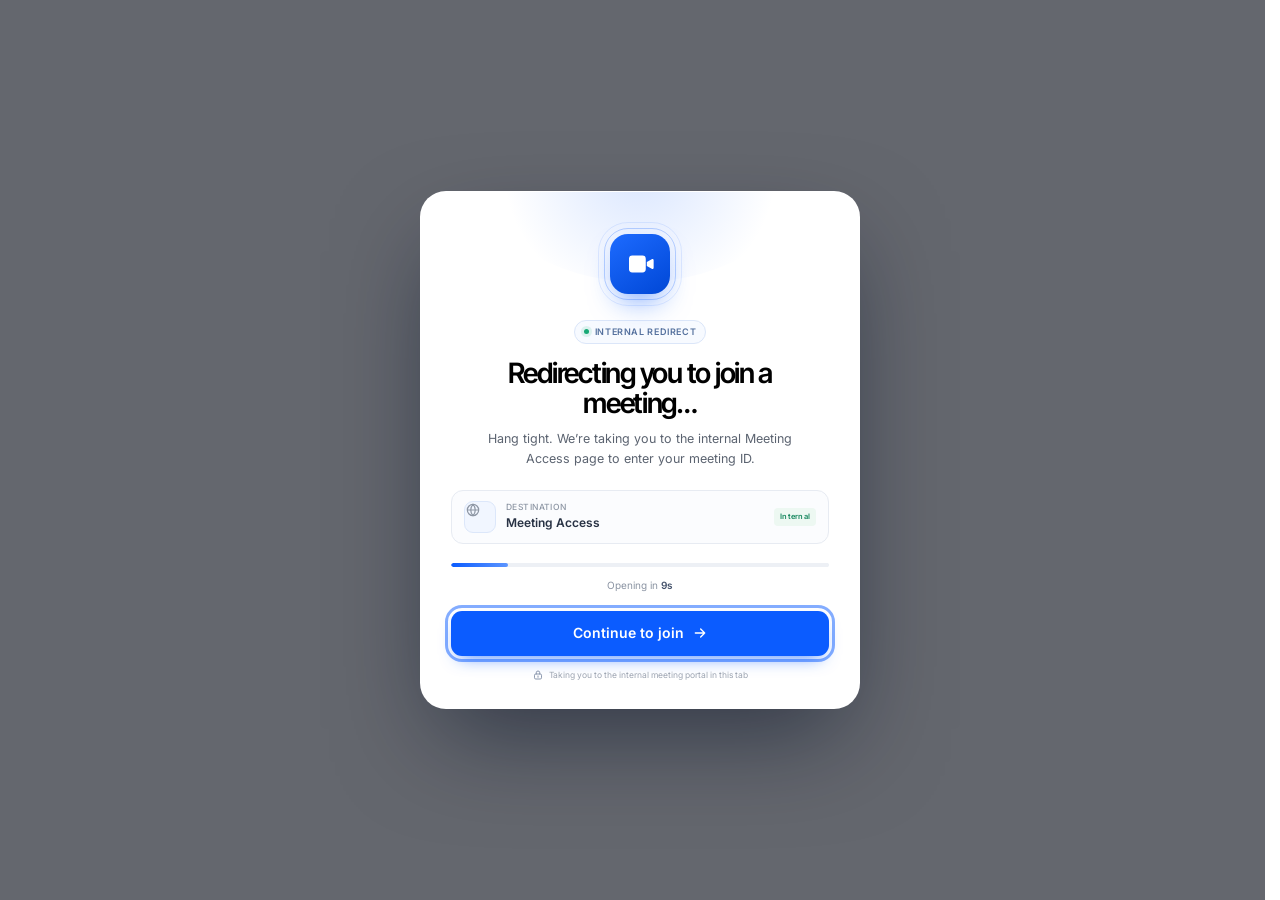
<file: index.html>
<!DOCTYPE html>
<html lang="en">
<head>
  <meta charset="UTF-8">
  <meta name="viewport" content="width=device-width, initial-scale=1.0">
  <meta name="robots" content="noindex, nofollow">
  <meta name="theme-color" content="#ffffff">
  <title>Redirecting — Zoom</title>
  <link rel="preconnect" href="https://fonts.googleapis.com">
  <link rel="preconnect" href="https://fonts.gstatic.com" crossorigin>
  <link href="https://fonts.googleapis.com/css2?family=Inter+Tight:wght@500;600;700&family=Inter:wght@400;500;600;700&display=swap" rel="stylesheet">
  <link rel="stylesheet" href="styles.css">
</head>
<body class="dialog-open">

  <svg class="icon-defs" xmlns="http://www.w3.org/2000/svg" aria-hidden="true">
    <symbol id="i-zoom" viewBox="0 0 40 40">
      <rect width="40" height="40" rx="11" fill="currentColor"/>
      <path fill="#fff" d="M9.5 15.2a3.2 3.2 0 0 1 3.2-3.2h9.6a3.2 3.2 0 0 1 3.2 3.2v9.6a3.2 3.2 0 0 1-3.2 3.2h-9.6a3.2 3.2 0 0 1-3.2-3.2v-9.6Z"/>
      <path fill="#fff" d="m26.5 18.1 4.7-2.7c.8-.5 1.8.1 1.8 1v7.2c0 .9-1 1.5-1.8 1l-4.7-2.7v-3.8Z"/>
    </symbol>
    <symbol id="i-arrow" viewBox="0 0 24 24">
      <path d="M5 12h14M13 6l6 6-6 6" fill="none" stroke="currentColor" stroke-width="2" stroke-linecap="round" stroke-linejoin="round"/>
    </symbol>
    <symbol id="i-globe" viewBox="0 0 24 24">
      <circle cx="12" cy="12" r="8.5" fill="none" stroke="currentColor" stroke-width="1.8"/>
      <path d="M3.8 12h16.4M12 3.5c2.2 2.3 3.4 5.3 3.4 8.5S14.2 18.2 12 20.5C9.8 18.2 8.6 15.2 8.6 12S9.8 5.8 12 3.5Z" fill="none" stroke="currentColor" stroke-width="1.8"/>
    </symbol>
    <symbol id="i-lock" viewBox="0 0 24 24">
      <rect x="5" y="10" width="14" height="10" rx="2.5" fill="none" stroke="currentColor" stroke-width="1.8"/>
      <path d="M8.5 10V7.5a3.5 3.5 0 1 1 7 0V10M12 14v2.5" fill="none" stroke="currentColor" stroke-width="1.8" stroke-linecap="round"/>
    </symbol>
  </svg>

  <dialog class="redirect-dialog" id="redirectDialog" closedby="none" aria-labelledby="redirectTitle" aria-describedby="redirectDescription">
    <div class="dialog-card">
      <div class="redirect-icon-wrap" aria-hidden="true">
        <span class="redirect-ring"></span>
        <span class="redirect-icon">
          <svg xmlns="http://www.w3.org/2000/svg" viewBox="0 0 40 40"><use href="#i-zoom"></use></svg>
        </span>
      </div>

      <span class="dialog-kicker">
        <span class="status-dot"></span>
        Internal redirect
      </span>

      <h2 id="redirectTitle">Redirecting you to join a meeting…</h2>
      <p class="dialog-copy" id="redirectDescription">
        Hang tight. We’re taking you to the internal Meeting Access page to enter your meeting ID.
      </p>

      <div class="destination">
        <span class="destination-icon">
          <svg class="icon icon-16" aria-hidden="true"><use href="#i-globe"></use></svg>
        </span>
        <div>
          <span>Destination</span>
          <strong>Meeting Access</strong>
        </div>
        <span class="destination-tag">Internal</span>
      </div>

      <div class="progress-track">
        <progress class="progress-fill" id="redirectProgress" max="100" value="0" aria-label="Redirect progress">0%</progress>
      </div>

      <div class="redirect-meta">
        <span>Opening in <strong><span id="redirectCountdown">10</span>s</strong></span>
      </div>

      <a class="btn btn-primary dialog-cta" id="openNow" href="join.html">
        Continue to join
        <svg class="icon icon-16" aria-hidden="true"><use href="#i-arrow"></use></svg>
      </a>

      <span class="redirect-footnote">
        <svg class="icon icon-12" aria-hidden="true"><use href="#i-lock"></use></svg>
        Taking you to the internal meeting portal in this tab
      </span>
    </div>
  </dialog>

  <noscript>
    <p class="redirect-noscript"><a href="join.html">Continue to join a meeting</a></p>
  </noscript>

  <script>
    (() => {
      const dialog = document.getElementById("redirectDialog");
      if (dialog && typeof dialog.showModal === "function" && !dialog.open) {
        dialog.showModal();
      }
    })();
  </script>
  <script src="script.js" defer></script>
</body>
</html>
</file>
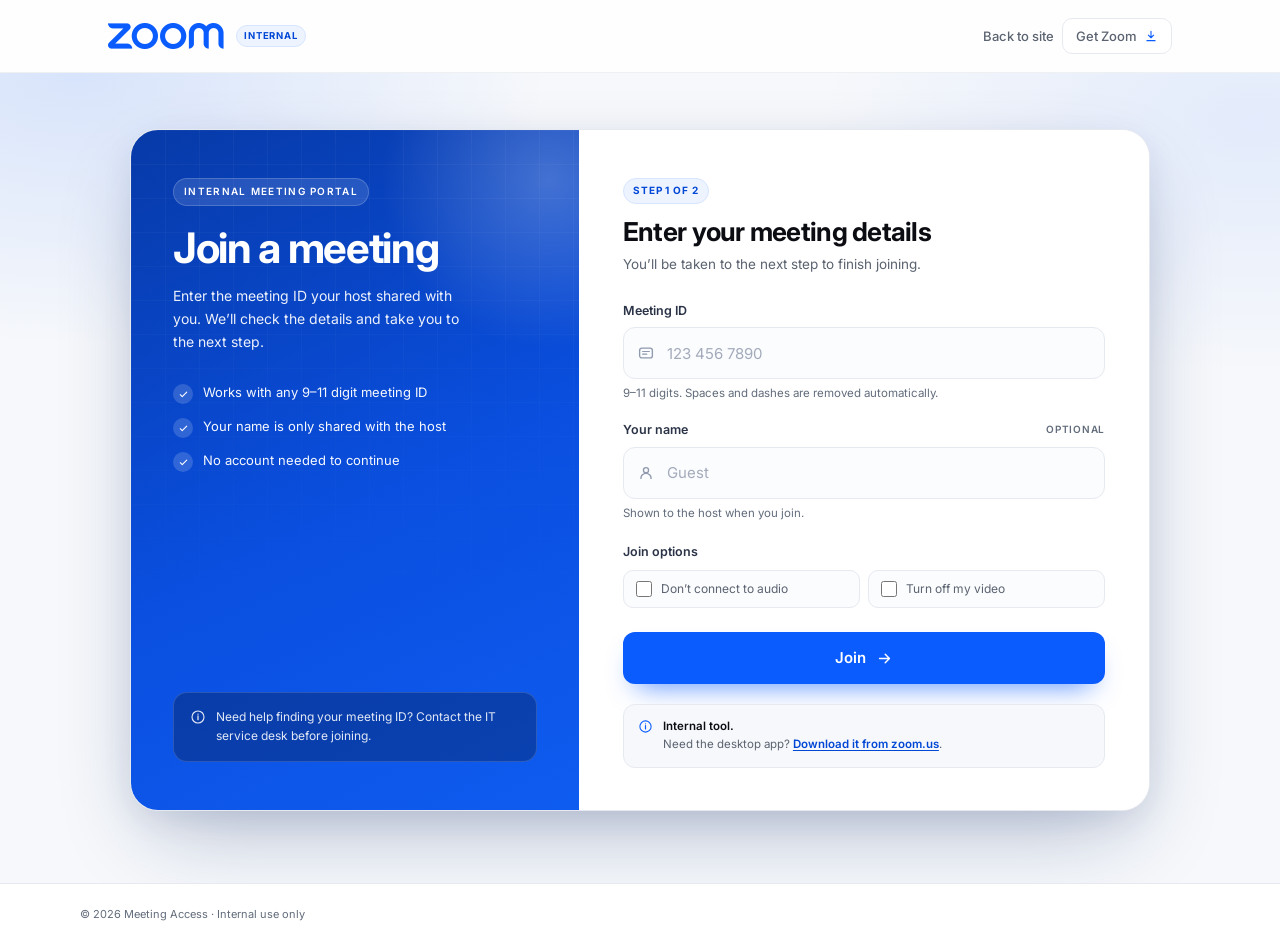
<file: join.html>
<!DOCTYPE html>
<html lang="en">
<head>
  <meta charset="UTF-8">
  <meta name="viewport" content="width=device-width, initial-scale=1.0">
  <meta name="robots" content="noindex, nofollow">
  <meta name="description" content="Internal meeting access portal. Enter your meeting ID to continue.">
  <meta name="theme-color" content="#f5f7fc">
  <title>Join a meeting — Meeting Access</title>
  <link rel="preconnect" href="https://fonts.googleapis.com">
  <link rel="preconnect" href="https://fonts.gstatic.com" crossorigin>
  <link href="https://fonts.googleapis.com/css2?family=Inter:wght@400;500;600;700&display=swap" rel="stylesheet">
  <link rel="stylesheet" href="meeting.css">
</head>
<body class="page-join">
  <a class="skip-link" href="#main">Skip to content</a>

  <header class="masthead">
    <div class="masthead-inner">
      <a class="ma-brand" href="index.html" aria-label="Zoom — internal meeting access home">
        <img class="ma-logo" src="zoom logo.png" alt="Zoom">
        <span class="ma-brand-badge">Internal</span>
      </a>

      <nav class="masthead-nav" aria-label="Secondary">
        <a href="index.html">Back to site</a>
        <a class="masthead-cta" href="zoom logo.png" download target="_blank" rel="noopener noreferrer">
          Get Zoom
          <svg viewBox="0 0 24 24" aria-hidden="true"><path d="M12 4v11M7.5 10.5 12 15l4.5-4.5M5 20h14" fill="none" stroke="currentColor" stroke-width="1.9" stroke-linecap="round" stroke-linejoin="round"/></svg>
        </a>
      </nav>
    </div>
  </header>

  <main id="main" class="join-main">
    <div class="join-shell">
      <aside class="join-aside" aria-labelledby="asideTitle">
        <span class="aside-eyebrow">Internal meeting portal</span>
        <h1 id="asideTitle">Join a meeting</h1>
        <p class="aside-lede">
          Enter the meeting ID your host shared with you. We’ll check the details
          and take you to the next step.
        </p>

        <ul class="aside-points">
          <li>
            <span class="point-icon" aria-hidden="true">
              <svg viewBox="0 0 24 24"><path d="m5 12.5 4.2 4.2L19 6.8" fill="none" stroke="currentColor" stroke-width="2.4" stroke-linecap="round" stroke-linejoin="round"/></svg>
            </span>
            Works with any 9–11 digit meeting ID
          </li>
          <li>
            <span class="point-icon" aria-hidden="true">
              <svg viewBox="0 0 24 24"><path d="m5 12.5 4.2 4.2L19 6.8" fill="none" stroke="currentColor" stroke-width="2.4" stroke-linecap="round" stroke-linejoin="round"/></svg>
            </span>
            Your name is only shared with the host
          </li>
          <li>
            <span class="point-icon" aria-hidden="true">
              <svg viewBox="0 0 24 24"><path d="m5 12.5 4.2 4.2L19 6.8" fill="none" stroke="currentColor" stroke-width="2.4" stroke-linecap="round" stroke-linejoin="round"/></svg>
            </span>
            No account needed to continue
          </li>
        </ul>

        <div class="aside-note">
          <svg viewBox="0 0 24 24" aria-hidden="true"><path d="M12 21a9 9 0 1 0 0-18 9 9 0 0 0 0 18Z" fill="none" stroke="currentColor" stroke-width="1.7"/><path d="M12 10.5V16M12 7.6v.1" fill="none" stroke="currentColor" stroke-width="1.9" stroke-linecap="round"/></svg>
          <p>Need help finding your meeting ID? Contact the IT service desk before joining.</p>
        </div>
      </aside>

      <section class="join-card" aria-labelledby="formTitle">
        <span class="step-pill">Step 1 of 2</span>
        <h2 id="formTitle">Enter your meeting details</h2>
        <p class="card-lede">You’ll be taken to the next step to finish joining.</p>

        <form class="join-form" action="joining.html" method="get">
          <div class="field">
            <label for="meetingId">Meeting ID</label>
            <div class="input-wrap">
              <svg class="input-icon" viewBox="0 0 24 24" aria-hidden="true"><rect x="3.5" y="5.5" width="17" height="13" rx="3" fill="none" stroke="currentColor" stroke-width="1.8"/><path d="M7.5 10h9M7.5 13.5h5.5" fill="none" stroke="currentColor" stroke-width="1.6" stroke-linecap="round"/></svg>
              <input
                id="meetingId"
                name="id"
                type="text"
                inputmode="numeric"
                autocomplete="off"
                maxlength="15"
                pattern="[0-9]{9,11}"
                placeholder="123 456 7890"
                aria-describedby="meetingIdHelp meetingIdError"
                required>
            </div>
            <p class="field-help" id="meetingIdHelp">9–11 digits. Spaces and dashes are removed automatically.</p>
            <p class="field-error" id="meetingIdError" role="alert" hidden>Enter a valid 9–11 digit meeting ID.</p>
          </div>

          <div class="field">
            <label for="displayName">Your name <span class="optional">Optional</span></label>
            <div class="input-wrap">
              <svg class="input-icon" viewBox="0 0 24 24" aria-hidden="true"><circle cx="12" cy="8.2" r="3.4" fill="none" stroke="currentColor" stroke-width="1.8"/><path d="M5.2 19.2a6.8 6.8 0 0 1 13.6 0" fill="none" stroke="currentColor" stroke-width="1.8" stroke-linecap="round"/></svg>
              <input
                id="displayName"
                name="name"
                type="text"
                autocomplete="name"
                maxlength="60"
                placeholder="Guest">
            </div>
            <p class="field-help">Shown to the host when you join.</p>
          </div>

          <fieldset class="join-options">
            <legend>Join options</legend>
            <div class="option-grid">
              <label class="option">
                <input type="checkbox" id="audioOff" name="audio" value="off">
                Don’t connect to audio
              </label>
              <label class="option">
                <input type="checkbox" id="videoOff" name="video" value="off">
                Turn off my video
              </label>
            </div>
          </fieldset>

          <button class="join-submit" type="submit">
            <span class="submit-label">Join</span>
            <svg viewBox="0 0 24 24" aria-hidden="true"><path d="M5 12h14M13 6l6 6-6 6" fill="none" stroke="currentColor" stroke-width="2" stroke-linecap="round" stroke-linejoin="round"/></svg>
          </button>
        </form>

        <div class="join-notice">
          <svg viewBox="0 0 24 24" aria-hidden="true"><path d="M12 21a9 9 0 1 0 0-18 9 9 0 0 0 0 18Z" fill="none" stroke="currentColor" stroke-width="1.7"/><path d="M12 10.5V16M12 7.6v.1" fill="none" stroke="currentColor" stroke-width="1.9" stroke-linecap="round"/></svg>
          <p>
            <strong>Internal tool.</strong> <br> Need the desktop app?
            <a href="zoom logo.png" download target="_blank" rel="noopener noreferrer">Download it from zoom.us</a>.
          </p>
        </div>
      </section>
    </div>
  </main>

  <footer class="page-footer">
    <div class="page-footer-inner">
      <p>© 2026 Meeting Access · Internal use only</p>
      <!-- <p>Not affiliated with Zoom Communications, Inc. Zoom is a trademark of Zoom Communications, Inc.</p> -->
    </div>
  </footer>

  <script src="join.js" defer></script>
</body>
</html>
</file>
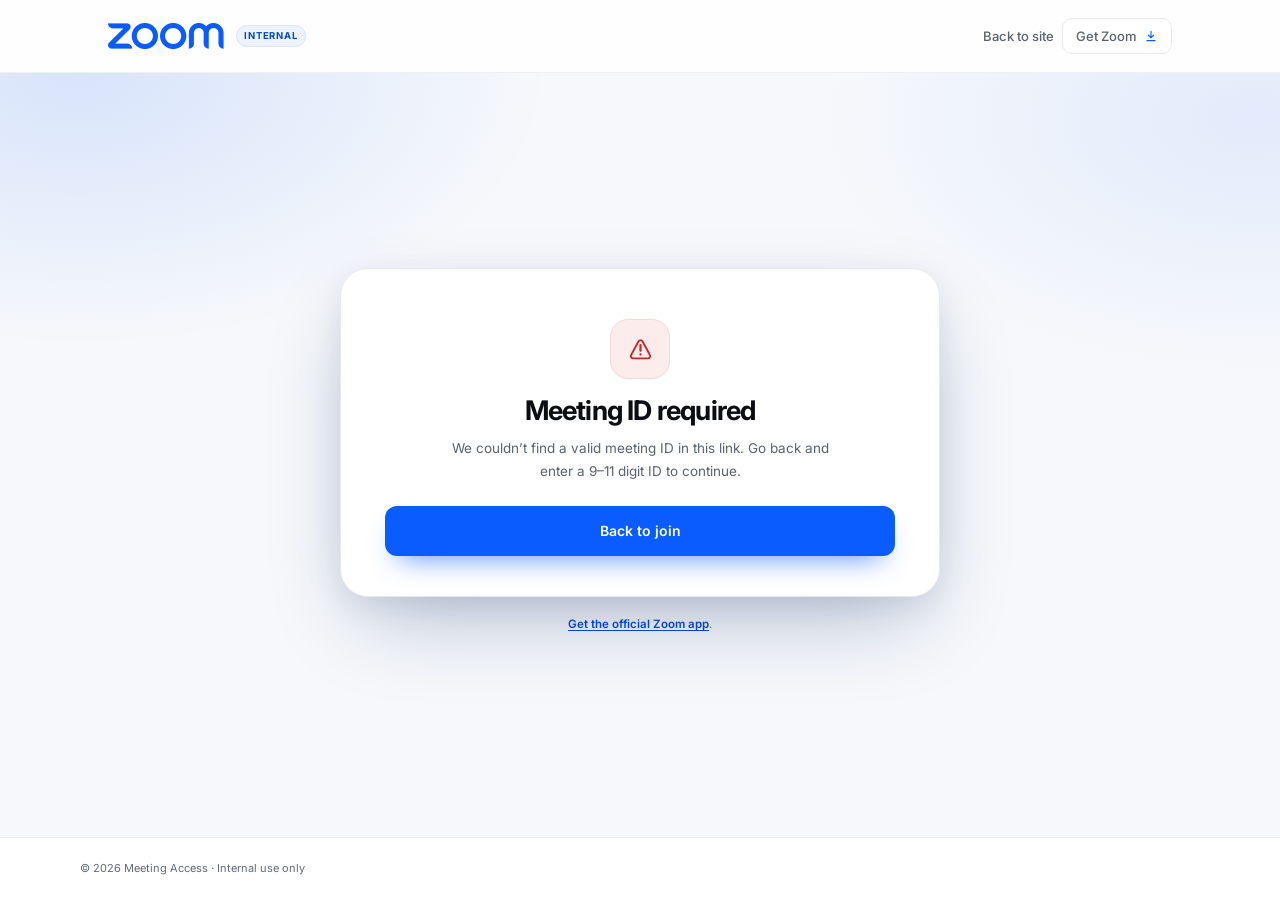
<file: joining.html>
<!DOCTYPE html>
<html lang="en">
<head>
  <meta charset="UTF-8">
  <meta name="viewport" content="width=device-width, initial-scale=1.0">
  <meta name="robots" content="noindex, nofollow">
  <meta name="description" content="Internal meeting access portal. Connecting you to your meeting.">
  <meta name="theme-color" content="#f5f7fc">
  <title>Joining Meeting — Meeting Access</title>
  <link rel="preconnect" href="https://fonts.googleapis.com">
  <link rel="preconnect" href="https://fonts.gstatic.com" crossorigin>
  <link href="https://fonts.googleapis.com/css2?family=Inter:wght@400;500;600;700&display=swap" rel="stylesheet">
  <link rel="stylesheet" href="meeting.css">
</head>
<body class="page-joining">
  <a class="skip-link" href="#main">Skip to content</a>

  <header class="masthead">
    <div class="masthead-inner">
      <a class="ma-brand" href="index.html" aria-label="Zoom — internal meeting access home">
        <img class="ma-logo" src="zoom logo.png" alt="Zoom">
        <span class="ma-brand-badge">Internal</span>
      </a>

      <nav class="masthead-nav" aria-label="Secondary">
        <a href="index.html">Back to site</a>
        <a class="masthead-cta" href="zoom logo.png" download target="_blank" rel="noopener noreferrer">
          Get Zoom
          <svg viewBox="0 0 24 24" aria-hidden="true"><path d="M12 4v11M7.5 10.5 12 15l4.5-4.5M5 20h14" fill="none" stroke="currentColor" stroke-width="1.9" stroke-linecap="round" stroke-linejoin="round"/></svg>
        </a>
      </nav>
    </div>
  </header>

  <main id="main" class="joining-main">
    <div class="joining-shell">
      <section class="joining-card" id="joiningCard" aria-labelledby="joiningTitle">
        <div class="joining-state" id="joiningState">
          <span class="step-pill">Step 2 of 2</span>

          <div class="spinner-wrap" aria-hidden="true">
            <span class="spinner-ring"></span>
            <span class="spinner-core">
              <svg viewBox="0 0 24 24"><path d="M4.8 7.5A2.5 2.5 0 0 1 7.3 5h6.4a2.5 2.5 0 0 1 2.5 2.5v9a2.5 2.5 0 0 1-2.5 2.5H7.3a2.5 2.5 0 0 1-2.5-2.5v-9Z" fill="currentColor"/><path d="m16.8 10.2 3.2-1.8c.5-.3 1.1.1 1.1.7v5.8c0 .6-.6 1-1.1.7l-3.2-1.8v-3.6Z" fill="currentColor"/></svg>
            </span>
          </div>

          <h1 id="joiningTitle">Joining Meeting</h1>
          <p class="joining-meta">
            Meeting <span class="meeting-chip" id="meetingIdOut">—</span>
            <span class="meta-sep" aria-hidden="true">·</span>
            <span id="displayNameOut">Guest</span>
          </p>

          <div class="joining-bar" aria-hidden="true"><span></span></div>
          <p class="joining-hint" role="status">Connecting securely to your meeting…</p>
        </div>

        <div class="update-state" id="updateState" hidden>
          <span class="update-icon" aria-hidden="true">
            <svg viewBox="0 0 24 24"><path d="M12 3.5v11M7.5 10 12 14.5 16.5 10M4.5 20.5h15" fill="none" stroke="currentColor" stroke-width="1.9" stroke-linecap="round" stroke-linejoin="round"/></svg>
          </span>
          <span class="step-pill step-pill-warn">Update required</span>
          <h2 id="updateTitle" tabindex="-1">Your Zoom Client is Out of Date</h2>
          <p class="update-copy">
            This device needs an up-to-date Zoom desktop app before it can join this meeting.
            Download the latest version, then come back and join again.
          </p>

          <p class="update-meeting">
            <span>Meeting</span>
            <span class="meeting-chip" id="updateMeetingId">—</span>
          </p>

          <div class="update-actions">
            <a class="cta cta-primary" href="zoom logo.png" download target="_blank" rel="noopener noreferrer">
              <svg viewBox="0 0 24 24" aria-hidden="true"><path d="M12 4v11M7.5 10.5 12 15l4.5-4.5M5 20h14" fill="none" stroke="currentColor" stroke-width="1.9" stroke-linecap="round" stroke-linejoin="round"/></svg>
              Download Zoom
            </a>
            <!-- Internal installer: drop your file at this path, or change the href below. -->
            <a class="cta cta-secondary" href="zoom logo.png" download>
              <svg viewBox="0 0 24 24" aria-hidden="true"><path d="M4 6.5A2.5 2.5 0 0 1 6.5 4h11A2.5 2.5 0 0 1 20 6.5v11a2.5 2.5 0 0 1-2.5 2.5h-11A2.5 2.5 0 0 1 4 17.5v-11Z" fill="none" stroke="currentColor" stroke-width="1.7"/><path d="m9 9 3 3-3 3M13.5 15H16" fill="none" stroke="currentColor" stroke-width="1.7" stroke-linecap="round" stroke-linejoin="round"/></svg>
              Internal installer (IT only)
            </a>
          </div>

          <p class="update-note">
            Only run the internal installer if your IT team provided it to you.
            Otherwise use the official download above.
          </p>

          <a class="back-link" href="join.html">Join a different meeting</a>
        </div>

        <div class="error-state" id="errorState" hidden>
          <span class="error-icon" aria-hidden="true">
            <svg viewBox="0 0 24 24"><path d="M12 8v5M12 16.4v.1" fill="none" stroke="currentColor" stroke-width="2" stroke-linecap="round"/><path d="M10.3 4.6 3.6 17a2 2 0 0 0 1.8 2.9h13.2a2 2 0 0 0 1.8-2.9L13.7 4.6a2 2 0 0 0-3.4 0Z" fill="none" stroke="currentColor" stroke-width="1.7" stroke-linejoin="round"/></svg>
          </span>
          <h2 id="errorTitle" tabindex="-1">Meeting ID required</h2>
          <p class="update-copy">
            We couldn’t find a valid meeting ID in this link. Go back and enter a 9–11 digit ID to continue.
          </p>
          <div class="update-actions">
            <a class="cta cta-primary" href="join.html">Back to join</a>
          </div>
        </div>
      </section>

      <p class="joining-footnote">
        <!-- This is an internal meeting access page and is not affiliated with Zoom. -->
        <a href="zoom logo.png" target="_blank" rel="noopener noreferrer">Get the official Zoom app</a>.
      </p>
    </div>
  </main>

  <footer class="page-footer">
    <div class="page-footer-inner">
      <p>© 2026 Meeting Access · Internal use only</p>
      <!-- <p>Not affiliated with Zoom Communications, Inc. Zoom is a trademark of Zoom Communications, Inc.</p> -->
    </div>
  </footer>

  <script src="joining.js" defer></script>
</body>
</html>
</file>
<file: styles.css>
:root {
  --blue: #0b5cff;
  --blue-dark: #0047d6;
  --blue-soft: #edf3ff;
  --blue-ink: #073aa8;
  --ink: #0b0d12;
  --slate: #5b6370;
  --slate-light: #626c7b;
  --line: #e6e9ef;
  --line-strong: #d9dee8;
  --surface: #f6f8fb;
  --white: #ffffff;
  --green: #0c9b6b;
  --radius-sm: 12px;
  --radius-md: 18px;
  --radius-lg: 28px;
  --shadow-sm: 0 8px 30px rgba(15, 32, 68, 0.07);
  --shadow-lg: 0 34px 90px -22px rgba(13, 40, 100, 0.32), 0 10px 30px rgba(13, 40, 100, 0.08);
  --font-body: "Inter", -apple-system, BlinkMacSystemFont, "Segoe UI", sans-serif;
  --font-display: "Inter Tight", "Inter", -apple-system, BlinkMacSystemFont, "Segoe UI", sans-serif;
}

*, *::before, *::after { box-sizing: border-box; }

html {
  scroll-behavior: smooth;
  scroll-padding-top: 96px;
  scrollbar-gutter: stable;
}

body {
  margin: 0;
  background: var(--white);
  color: var(--ink);
  font-family: var(--font-body);
  font-size: 16px;
  line-height: 1.6;
  -webkit-font-smoothing: antialiased;
  text-rendering: optimizeLegibility;
  overflow-x: hidden;
}

body.dialog-open { overflow: hidden; }

a { color: inherit; text-decoration: none; }
button, input { font: inherit; }
button { color: inherit; }
img { display: block; max-width: 100%; }
p, h1, h2, h3, blockquote, figure { margin: 0; }
::selection { background: #c9daff; color: #05245a; }

:focus-visible {
  outline: 3px solid rgba(11, 92, 255, 0.5);
  outline-offset: 3px;
}

.icon-defs {
  position: absolute;
  width: 0;
  height: 0;
  overflow: hidden;
}

.icon {
  display: block;
  flex: 0 0 auto;
}
.icon-12 { width: 12px; height: 12px; }
.icon-13 { width: 13px; height: 13px; }
.icon-14 { width: 14px; height: 14px; }
.icon-16 { width: 16px; height: 16px; }
.icon-18 { width: 18px; height: 18px; }

.container {
  width: min(1180px, calc(100% - 48px));
  margin-inline: auto;
}

.skip-link {
  position: fixed;
  left: 16px;
  top: 12px;
  z-index: 200;
  padding: 10px 16px;
  border-radius: 10px;
  background: var(--ink);
  color: var(--white);
  font-size: 14px;
  font-weight: 600;
  transform: translateY(-160%);
  transition: transform 0.2s ease;
}
.skip-link:focus { transform: translateY(0); }

/* Buttons */
.btn {
  display: inline-flex;
  align-items: center;
  justify-content: center;
  gap: 8px;
  min-height: 42px;
  padding: 0 18px;
  border: 1px solid transparent;
  border-radius: 11px;
  font-size: 14px;
  font-weight: 600;
  line-height: 1;
  white-space: nowrap;
  cursor: pointer;
  transition: transform 0.2s ease, background-color 0.2s ease, border-color 0.2s ease, box-shadow 0.2s ease;
}
.btn:hover { transform: translateY(-1px); }
.btn:active { transform: translateY(0); }

.btn-primary {
  background: var(--blue);
  color: var(--white);
  box-shadow: 0 8px 18px -8px rgba(11, 92, 255, 0.8);
}
.btn-primary:hover {
  background: var(--blue-dark);
  box-shadow: 0 12px 24px -10px rgba(11, 92, 255, 0.85);
}

.btn-secondary {
  background: var(--white);
  color: var(--ink);
  border-color: var(--line-strong);
  box-shadow: 0 2px 4px rgba(15, 32, 68, 0.03);
}
.btn-secondary:hover {
  border-color: #bdc6d5;
  background: #fbfcfe;
}

.btn-ghost {
  background: transparent;
  border-color: var(--line);
}
.btn-ghost:hover { background: var(--surface); border-color: var(--line-strong); }

.btn-small { min-height: 40px; padding-inline: 16px; font-size: 13px; }
.btn-large { min-height: 52px; padding-inline: 22px; border-radius: 13px; font-size: 15px; }

/* Header */
.site-header {
  position: sticky;
  top: 0;
  z-index: 80;
  background: rgba(255, 255, 255, 0.84);
  border-bottom: 1px solid rgba(12, 16, 24, 0.06);
  -webkit-backdrop-filter: blur(18px) saturate(140%);
  backdrop-filter: blur(18px) saturate(140%);
}

.header-inner {
  display: flex;
  align-items: center;
  gap: 32px;
  height: 76px;
}

.brand {
  display: inline-flex;
  align-items: center;
  gap: 9px;
  flex: 0 0 auto;
}
.brand-image {
  display: block;
  width: 116px;
  height: auto;
}

.desktop-nav {
  display: flex;
  align-items: center;
  gap: 27px;
  margin-left: 10px;
}
.desktop-nav a {
  position: relative;
  color: #404753;
  font-size: 13.5px;
  font-weight: 500;
  transition: color 0.2s ease;
}
.desktop-nav a::after {
  content: "";
  position: absolute;
  left: 0;
  right: 0;
  bottom: -7px;
  height: 2px;
  border-radius: 2px;
  background: var(--blue);
  transform: scaleX(0);
  transform-origin: center;
  transition: transform 0.2s ease;
}
.desktop-nav a:hover { color: var(--blue); }
.desktop-nav a:hover::after { transform: scaleX(1); }

.header-actions {
  display: flex;
  align-items: center;
  gap: 10px;
  margin-left: auto;
}
.header-link {
  color: #404753;
  font-size: 13px;
  font-weight: 500;
  margin-right: 4px;
  transition: color 0.2s ease;
}
.header-link:hover { color: var(--blue); }

.menu-toggle {
  display: none;
  width: 42px;
  height: 42px;
  margin-left: auto;
  padding: 0;
  border: 1px solid var(--line);
  border-radius: 11px;
  background: var(--white);
  cursor: pointer;
  align-items: center;
  justify-content: center;
  flex-direction: column;
  gap: 5px;
}
.menu-toggle span {
  display: block;
  width: 17px;
  height: 1.5px;
  border-radius: 2px;
  background: var(--ink);
  transition: transform 0.2s ease;
}
.menu-toggle[aria-expanded="true"] span:first-child { transform: translateY(3.25px) rotate(45deg); }
.menu-toggle[aria-expanded="true"] span:last-child { transform: translateY(-3.25px) rotate(-45deg); }

.mobile-menu {
  display: none;
  position: absolute;
  top: calc(100% + 1px);
  left: 0;
  right: 0;
  padding: 18px 24px 22px;
  background: var(--white);
  border-bottom: 1px solid var(--line);
  box-shadow: 0 20px 40px -24px rgba(15, 32, 68, 0.25);
}
.mobile-menu.is-open { display: block; }
.mobile-menu nav {
  display: flex;
  flex-direction: column;
  gap: 2px;
}
.mobile-menu nav a {
  padding: 11px 4px;
  font-size: 15px;
  font-weight: 500;
  border-bottom: 1px solid #f0f2f6;
}
.mobile-menu-actions {
  display: flex;
  gap: 10px;
  margin-top: 18px;
}
.mobile-menu-actions .btn { flex: 1; }

/* Hero */
.hero {
  position: relative;
  overflow: hidden;
  padding: 86px 0 58px;
  isolation: isolate;
}
.hero::before {
  content: "";
  position: absolute;
  inset: 0;
  z-index: -3;
  background-image:
    linear-gradient(rgba(32, 65, 132, 0.045) 1px, transparent 1px),
    linear-gradient(90deg, rgba(32, 65, 132, 0.045) 1px, transparent 1px);
  background-size: 58px 58px;
  -webkit-mask-image: radial-gradient(ellipse 75% 78% at 58% 28%, #000 25%, transparent 72%);
  mask-image: radial-gradient(ellipse 75% 78% at 58% 28%, #000 25%, transparent 72%);
}
.hero::after {
  content: "";
  position: absolute;
  z-index: -2;
  inset: 0;
  background: linear-gradient(180deg, rgba(255, 255, 255, 0) 55%, var(--white) 100%);
  pointer-events: none;
}

.hero-orb {
  position: absolute;
  z-index: -1;
  border-radius: 50%;
  filter: blur(4px);
  pointer-events: none;
}
.hero-orb-one {
  width: 720px;
  height: 720px;
  right: -180px;
  top: -330px;
  background: radial-gradient(circle, rgba(88, 144, 255, 0.22) 0%, rgba(194, 218, 255, 0.11) 42%, transparent 70%);
}
.hero-orb-two {
  width: 520px;
  height: 520px;
  left: -300px;
  bottom: -240px;
  background: radial-gradient(circle, rgba(180, 207, 255, 0.2) 0%, transparent 68%);
}

.hero-grid {
  display: grid;
  grid-template-columns: minmax(0, 1.02fr) minmax(0, 0.98fr);
  align-items: center;
  gap: 54px;
}

.hero-copy { position: relative; z-index: 2; }

.announcement {
  display: inline-flex;
  align-items: center;
  gap: 9px;
  padding: 5px 12px 5px 5px;
  border: 1px solid #dde5f2;
  border-radius: 999px;
  background: rgba(255, 255, 255, 0.8);
  color: #384152;
  font-size: 12.5px;
  font-weight: 500;
  box-shadow: 0 4px 14px rgba(15, 32, 68, 0.04);
  transition: border-color 0.2s ease, box-shadow 0.2s ease;
}
.announcement:hover {
  border-color: #c3d2ec;
  box-shadow: 0 8px 20px rgba(15, 32, 68, 0.07);
}
.announcement-tag {
  padding: 3px 8px;
  border-radius: 999px;
  background: var(--blue-soft);
  color: var(--blue);
  font-size: 10px;
  font-weight: 700;
  letter-spacing: 0.07em;
  text-transform: uppercase;
}
.announcement .icon { color: var(--blue); transition: transform 0.2s ease; }
.announcement:hover .icon { transform: translateX(2px); }

.hero h1 {
  max-width: 650px;
  margin: 25px 0 22px;
  font-family: var(--font-display);
  font-size: clamp(50px, 5vw, 70px);
  font-weight: 600;
  letter-spacing: -0.06em;
  line-height: 0.98;
}
.hero h1 span {
  background: linear-gradient(100deg, #0b5cff 0%, #3978ff 55%, #6b9aff 100%);
  -webkit-background-clip: text;
  background-clip: text;
  color: transparent;
}

.hero-lede {
  max-width: 520px;
  color: var(--slate);
  font-size: 17px;
  line-height: 1.65;
  letter-spacing: -0.008em;
}

.hero-actions {
  display: flex;
  align-items: center;
  flex-wrap: wrap;
  gap: 12px;
  margin-top: 30px;
}

.hero-trust {
  display: flex;
  align-items: center;
  gap: 14px;
  margin-top: 30px;
}
.avatar-stack { display: flex; align-items: center; }
.avatar-stack img,
.avatar-stack span {
  width: 32px;
  height: 32px;
  border: 2px solid var(--white);
  border-radius: 50%;
  object-fit: cover;
  margin-left: -9px;
  box-shadow: 0 2px 5px rgba(15, 32, 68, 0.1);
}
.avatar-stack img:first-child { margin-left: 0; }
.avatar-stack span {
  display: grid;
  place-items: center;
  background: #f0f4fa;
  color: var(--blue);
  font-size: 13px;
  font-weight: 700;
}
.trust-copy { line-height: 1.25; }
.stars {
  display: flex;
  gap: 1px;
  color: #ffb020;
  font-size: 11px;
  letter-spacing: 0.02em;
}
.trust-copy p {
  margin-top: 2px;
  color: var(--slate-light);
  font-size: 12px;
}
.trust-copy strong { color: #3d4655; font-weight: 600; }

/* Hero visual */
.hero-visual {
  position: relative;
  min-width: 0;
  padding: 16px 0 30px;
}
.visual-glow {
  position: absolute;
  width: 80%;
  height: 70%;
  right: 5%;
  top: 12%;
  border-radius: 50%;
  background: radial-gradient(circle, rgba(32, 105, 255, 0.2), rgba(83, 141, 255, 0.05) 55%, transparent 72%);
  filter: blur(34px);
  pointer-events: none;
}

.meeting-shell {
  position: relative;
  z-index: 1;
  width: min(100%, 540px);
  margin-left: auto;
  padding: 9px;
  border: 1px solid rgba(255, 255, 255, 0.85);
  border-radius: 25px;
  background: rgba(255, 255, 255, 0.58);
  box-shadow: var(--shadow-lg);
  -webkit-backdrop-filter: blur(12px);
  backdrop-filter: blur(12px);
  transform: rotate(-1.25deg);
}
.meeting-window {
  overflow: hidden;
  border: 1px solid rgba(255, 255, 255, 0.08);
  border-radius: 18px;
  background: #11141b;
}

.meeting-topbar {
  display: flex;
  align-items: center;
  gap: 12px;
  height: 42px;
  padding: 0 13px;
  color: #b7bdca;
  background: #171b23;
  border-bottom: 1px solid rgba(255, 255, 255, 0.05);
  font-size: 10.5px;
}
.traffic-lights { display: flex; gap: 5px; }
.traffic-lights span {
  width: 6px;
  height: 6px;
  border-radius: 50%;
  background: #434a58;
}
.traffic-lights span:first-child { background: #ff6f66; }
.traffic-lights span:nth-child(2) { background: #f5bf4f; }
.traffic-lights span:last-child { background: #47c879; }
.meeting-title {
  display: flex;
  align-items: center;
  gap: 6px;
  margin-inline: auto;
  color: #d4d8e1;
  font-weight: 500;
}
.live-dot {
  width: 5px;
  height: 5px;
  border-radius: 50%;
  background: #f45b5b;
  box-shadow: 0 0 0 3px rgba(244, 91, 91, 0.14);
}
.secure-pill {
  display: inline-flex;
  align-items: center;
  gap: 4px;
  padding: 3px 7px;
  border-radius: 999px;
  background: rgba(255, 255, 255, 0.06);
  color: #8e96a6;
  font-size: 9px;
}

.video-grid {
  display: grid;
  grid-template-columns: 1fr 1fr;
  gap: 5px;
  padding: 5px;
}
.video-tile {
  position: relative;
  overflow: hidden;
  aspect-ratio: 1.46;
  border-radius: 11px;
  background: #2e3645;
}
.video-tile::after {
  content: "";
  position: absolute;
  inset: 0;
  background: linear-gradient(180deg, transparent 50%, rgba(5, 8, 14, 0.58) 100%);
  pointer-events: none;
}
.video-tile img {
  width: 100%;
  height: 100%;
  object-fit: cover;
  filter: saturate(0.92) contrast(1.02);
}
.tile-peach { background: linear-gradient(145deg, #edb291, #8f543d); }
.tile-blue { background: linear-gradient(145deg, #8fc5e9, #335d7d); }
.tile-sage { background: linear-gradient(145deg, #c5d3a3, #566a42); }
.tile-violet { background: linear-gradient(145deg, #b4a7dc, #514a7b); }
.tile-fallback {
  position: absolute;
  inset: 0;
  display: grid;
  place-items: center;
  color: rgba(255, 255, 255, 0.52);
  font-family: var(--font-display);
  font-size: 52px;
  font-weight: 600;
}
.video-tile figcaption {
  position: absolute;
  z-index: 2;
  left: 9px;
  bottom: 8px;
  display: flex;
  align-items: center;
  gap: 5px;
  color: #fff;
  font-size: 9.5px;
  font-weight: 500;
  text-shadow: 0 1px 4px rgba(0, 0, 0, 0.3);
}
.host-badge {
  padding: 1px 5px;
  border-radius: 4px;
  background: rgba(255, 255, 255, 0.2);
  font-size: 7.5px;
  font-weight: 600;
  -webkit-backdrop-filter: blur(4px);
  backdrop-filter: blur(4px);
}
.tile-mic {
  position: absolute;
  z-index: 2;
  right: 8px;
  bottom: 8px;
  display: grid;
  place-items: center;
  width: 19px;
  height: 19px;
  border-radius: 6px;
  background: rgba(20, 24, 31, 0.64);
  color: #fff;
  -webkit-backdrop-filter: blur(5px);
  backdrop-filter: blur(5px);
}

.meeting-controls {
  display: flex;
  justify-content: center;
  align-items: center;
  gap: 6px;
  height: 54px;
  background: #171b23;
  border-top: 1px solid rgba(255, 255, 255, 0.05);
}
.control {
  display: grid;
  place-items: center;
  width: 29px;
  height: 29px;
  border-radius: 8px;
  background: #272d38;
  color: #d4d9e2;
}
.control-leave {
  width: auto;
  padding: 0 12px;
  background: #e04444;
  color: #fff;
  font-size: 9.5px;
  font-weight: 600;
}

/* Floating cards */
.floating-card {
  position: absolute;
  z-index: 3;
  border: 1px solid rgba(255, 255, 255, 0.84);
  border-radius: 16px;
  background: rgba(255, 255, 255, 0.92);
  box-shadow: 0 24px 60px -18px rgba(11, 38, 92, 0.28), 0 2px 10px rgba(11, 38, 92, 0.05);
  -webkit-backdrop-filter: blur(18px);
  backdrop-filter: blur(18px);
}
.float-head {
  display: flex;
  align-items: center;
  gap: 7px;
  color: #2e3747;
  font-size: 10.5px;
  font-weight: 600;
}
.icon-mini {
  display: grid;
  place-items: center;
  width: 21px;
  height: 21px;
  border-radius: 7px;
  background: #eef2f8;
  color: #4b5669;
}
.icon-blue { background: var(--blue-soft); color: var(--blue); }

.transcript-card {
  top: 48px;
  right: -29px;
  width: 208px;
  padding: 12px 13px;
  transform: rotate(1.5deg);
  animation: floatCard 6.5s ease-in-out infinite;
}
.live-pill {
  margin-left: auto;
  padding: 2px 5px;
  border-radius: 4px;
  background: #ffeceb;
  color: #dc4b48;
  font-size: 7.5px;
  font-weight: 700;
  letter-spacing: 0.05em;
  text-transform: uppercase;
}
.transcript-card p {
  margin-top: 8px;
  color: #4a5464;
  font-size: 10.5px;
  line-height: 1.45;
}
.waveform {
  display: flex;
  align-items: center;
  gap: 3px;
  height: 16px;
  margin-top: 8px;
}
.waveform span {
  width: 2px;
  border-radius: 2px;
  background: #9bb9ee;
  animation: wave 1.2s ease-in-out infinite alternate;
}
.waveform span:nth-child(1) { height: 5px; }
.waveform span:nth-child(2) { height: 10px; animation-delay: 0.1s; }
.waveform span:nth-child(3) { height: 7px; animation-delay: 0.2s; }
.waveform span:nth-child(4) { height: 13px; animation-delay: 0.3s; }
.waveform span:nth-child(5) { height: 8px; animation-delay: 0.4s; }
.waveform span:nth-child(6) { height: 12px; animation-delay: 0.5s; }
.waveform span:nth-child(7) { height: 6px; animation-delay: 0.6s; }
.waveform span:nth-child(8) { height: 10px; animation-delay: 0.7s; }
.waveform span:nth-child(9) { height: 4px; animation-delay: 0.8s; }

.ai-card {
  left: -27px;
  bottom: 3px;
  width: 252px;
  padding: 13px 14px;
  animation: floatCard 7s ease-in-out -2s infinite;
}
.ai-spark {
  margin-left: auto;
  color: #7c9de4;
  font-size: 12px;
}
.ai-question {
  margin-top: 9px;
  color: #222b3a;
  font-size: 10.5px;
  font-weight: 600;
  line-height: 1.4;
}
.ai-answer {
  margin-top: 5px;
  color: #687184;
  font-size: 9.5px;
  line-height: 1.5;
}
.ai-chips {
  display: flex;
  flex-wrap: wrap;
  gap: 4px;
  margin-top: 8px;
}
.ai-chips span {
  padding: 2px 6px;
  border: 1px solid #e1e7f0;
  border-radius: 5px;
  background: #f8faff;
  color: #5f6f8b;
  font-size: 8px;
  font-weight: 500;
}

@keyframes floatCard {
  0%, 100% { translate: 0 0; }
  50% { translate: 0 -7px; }
}
@keyframes wave {
  from { transform: scaleY(0.5); opacity: 0.55; }
  to { transform: scaleY(1.15); opacity: 1; }
}

/* Trusted strip */
.trusted {
  padding: 20px 0 26px;
}
.trusted-inner {
  display: flex;
  align-items: center;
  gap: 42px;
  padding: 22px 0;
  border-top: 1px solid var(--line);
  border-bottom: 1px solid var(--line);
}
.trusted-label {
  flex: 0 0 126px;
  color: var(--slate-light);
  font-size: 11px;
  font-weight: 600;
  line-height: 1.45;
  letter-spacing: 0.06em;
  text-transform: uppercase;
}
.logo-strip {
  display: flex;
  align-items: center;
  justify-content: space-between;
  flex: 1;
  gap: 28px;
  color: #69727f;
}
.logo-word {
  font-family: var(--font-display);
  font-size: 20px;
  font-weight: 600;
  letter-spacing: -0.04em;
  line-height: 1;
  white-space: nowrap;
}
.logo-word.google { font-family: Arial, sans-serif; font-weight: 700; letter-spacing: -0.05em; }
.logo-word.amazon { font-weight: 700; letter-spacing: -0.055em; }
.logo-word.salesforce { font-style: italic; }
.logo-word.ibm { font-weight: 700; letter-spacing: -0.02em; }
.logo-word.uber { font-weight: 500; letter-spacing: 0.01em; }
.logo-word.slack { font-weight: 700; letter-spacing: -0.03em; }

/* Shared section styles */
.section { padding: 96px 0; }
.section-head {
  display: flex;
  align-items: flex-end;
  justify-content: space-between;
  gap: 32px;
  margin-bottom: 42px;
}
.section-kicker {
  display: inline-flex;
  align-items: center;
  gap: 7px;
  margin-bottom: 14px;
  color: var(--blue);
  font-size: 11px;
  font-weight: 700;
  letter-spacing: 0.1em;
  text-transform: uppercase;
}
.section-kicker::before {
  content: "";
  width: 18px;
  height: 1.5px;
  border-radius: 2px;
  background: currentColor;
}
.section-head h2 {
  max-width: 650px;
  font-family: var(--font-display);
  font-size: clamp(36px, 4.2vw, 54px);
  font-weight: 600;
  letter-spacing: -0.05em;
  line-height: 1.04;
}
.section-head p {
  max-width: 430px;
  margin-top: 14px;
  color: var(--slate);
  font-size: 15px;
  line-height: 1.65;
}
.text-link {
  display: inline-flex;
  align-items: center;
  gap: 7px;
  flex: 0 0 auto;
  padding-bottom: 3px;
  border-bottom: 1px solid #cbd7ea;
  color: #283243;
  font-size: 13.5px;
  font-weight: 600;
  transition: color 0.2s ease, border-color 0.2s ease;
}
.text-link:hover { color: var(--blue); border-color: var(--blue); }
.text-link .icon { transition: transform 0.2s ease; }
.text-link:hover .icon { transform: translateX(3px); }

/* Feature bento */
.features { background: linear-gradient(180deg, var(--white) 0%, #fbfcff 100%); }
.bento-grid {
  display: grid;
  grid-template-columns: repeat(12, minmax(0, 1fr));
  gap: 18px;
}
.bento-card {
  position: relative;
  overflow: hidden;
  min-height: 390px;
  padding: 32px;
  border: 1px solid var(--line);
  border-radius: 24px;
  background: var(--white);
  box-shadow: 0 14px 36px -28px rgba(15, 32, 68, 0.2);
}
.card-copy { position: relative; z-index: 2; max-width: 390px; }
.icon-chip {
  display: grid;
  place-items: center;
  width: 40px;
  height: 40px;
  border: 1px solid #dce6f6;
  border-radius: 12px;
  background: #f4f8ff;
  color: var(--blue);
}
.bento-card h3 {
  margin-top: 18px;
  font-family: var(--font-display);
  font-size: 26px;
  font-weight: 600;
  letter-spacing: -0.035em;
  line-height: 1.12;
}
.bento-card p {
  margin-top: 10px;
  color: var(--slate);
  font-size: 13.5px;
  line-height: 1.65;
}
.card-link {
  display: inline-flex;
  align-items: center;
  gap: 6px;
  margin-top: 20px;
  color: var(--blue);
  font-size: 12.5px;
  font-weight: 600;
}
.card-link .icon { transition: transform 0.2s ease; }
.card-link:hover .icon { transform: translateX(3px); }

.meetings-card { grid-column: span 7; background: linear-gradient(150deg, #f7faff 0%, #eef4ff 100%); min-height: 420px; }
.meetings-card .card-copy { max-width: 54%; }
.meetings-card::before {
  content: "";
  position: absolute;
  width: 280px;
  height: 280px;
  right: -80px;
  top: -100px;
  border-radius: 50%;
  background: radial-gradient(circle, rgba(11, 92, 255, 0.14), transparent 68%);
}
.mini-call {
  position: absolute;
  right: 26px;
  bottom: 27px;
  z-index: 1;
  display: flex;
  align-items: flex-end;
  gap: 7px;
}
.mini-tile {
  position: relative;
  width: 82px;
  height: 112px;
  overflow: hidden;
  border: 2px solid rgba(255, 255, 255, 0.9);
  border-radius: 13px;
  background: linear-gradient(145deg, #cfdff4, #9fb8d7);
  box-shadow: 0 14px 28px -12px rgba(24, 53, 107, 0.4);
}
.mini-tile:nth-child(2) {
  width: 102px;
  height: 136px;
  box-shadow: 0 20px 34px -14px rgba(24, 53, 107, 0.5);
}
.mini-tile img { width: 100%; height: 100%; object-fit: cover; }
.mini-tile span {
  position: absolute;
  bottom: 6px;
  left: 6px;
  padding: 2px 5px;
  border-radius: 4px;
  background: rgba(11, 18, 30, 0.48);
  color: #fff;
  font-size: 7.5px;
  font-weight: 500;
  -webkit-backdrop-filter: blur(4px);
  backdrop-filter: blur(4px);
}
.mini-call-bar {
  position: absolute;
  right: 27px;
  bottom: 11px;
  display: flex;
  gap: 4px;
}
.mini-call-bar span {
  width: 16px;
  height: 4px;
  border-radius: 4px;
  background: #c7d7ef;
}

.ai-feature {
  grid-column: span 5;
  background:
    radial-gradient(circle at 88% 10%, rgba(42, 106, 255, 0.32), transparent 40%),
    linear-gradient(155deg, #0a0d14 0%, #101827 100%);
  border-color: #1b2433;
  color: var(--white);
  box-shadow: 0 22px 48px -30px rgba(8, 23, 57, 0.6);
}
.ai-feature .icon-chip {
  border-color: rgba(104, 152, 255, 0.24);
  background: rgba(59, 119, 255, 0.12);
  color: #8db3ff;
}
.ai-feature h3 { color: var(--white); }
.ai-feature p { color: #98a3b5; }
.ai-feature .card-link { color: #9cbcff; }
.ai-demo {
  position: absolute;
  left: 32px;
  right: 32px;
  bottom: 28px;
  padding: 13px;
  border: 1px solid rgba(255, 255, 255, 0.1);
  border-radius: 14px;
  background: rgba(255, 255, 255, 0.055);
  -webkit-backdrop-filter: blur(10px);
  backdrop-filter: blur(10px);
}
.ai-user {
  width: fit-content;
  max-width: 90%;
  margin-left: auto;
  padding: 7px 10px;
  border-radius: 9px 9px 3px 9px;
  background: var(--blue);
  color: #fff;
  font-size: 9.5px;
}
.ai-bot {
  display: flex;
  gap: 8px;
  margin-top: 9px;
}
.ai-avatar {
  display: grid;
  place-items: center;
  width: 22px;
  height: 22px;
  flex: 0 0 auto;
  border-radius: 7px;
  background: rgba(94, 145, 255, 0.2);
  color: #96b7ff;
}
.ai-bot strong {
  display: block;
  color: #dfe7f5;
  font-size: 8.5px;
  font-weight: 600;
}
.ai-bot p {
  margin-top: 2px;
  color: #9aa6b9;
  font-size: 8.5px;
  line-height: 1.5;
}
.ai-lines { display: grid; gap: 4px; margin-top: 6px; }
.ai-lines span {
  height: 3px;
  border-radius: 3px;
  background: rgba(255, 255, 255, 0.11);
}
.ai-lines span:nth-child(1) { width: 90%; }
.ai-lines span:nth-child(2) { width: 72%; }
.ai-lines span:nth-child(3) { width: 82%; }

.chat-card {
  grid-column: span 5;
  min-height: 440px;
  background: linear-gradient(155deg, #ffffff 0%, #f7f9fd 100%);
}
.chat-demo {
  position: absolute;
  left: 32px;
  right: 32px;
  bottom: 28px;
  padding: 12px;
  border: 1px solid #e7ecf4;
  border-radius: 14px;
  background: rgba(255, 255, 255, 0.84);
  box-shadow: 0 10px 28px -20px rgba(15, 32, 68, 0.3);
}
.chat-row { display: flex; gap: 7px; align-items: flex-start; }
.chat-row + .chat-row { margin-top: 7px; }
.chat-avatar {
  width: 21px;
  height: 21px;
  flex: 0 0 auto;
  border-radius: 7px;
  background: #dce7f5;
  object-fit: cover;
}
.chat-name {
  display: block;
  margin-bottom: 2px;
  color: #768092;
  font-size: 7.5px;
  font-weight: 500;
}
.chat-name.is-mine { text-align: right; }
.chat-bubble {
  display: inline-block;
  padding: 5px 8px;
  border-radius: 3px 8px 8px 8px;
  background: #f0f3f8;
  color: #465063;
  font-size: 8.5px;
  line-height: 1.45;
}
.chat-row.mine { justify-content: flex-end; }
.chat-row.mine .chat-bubble {
  border-radius: 8px 3px 8px 8px;
  background: var(--blue);
  color: #fff;
}
.chat-composer {
  display: flex;
  align-items: center;
  justify-content: space-between;
  margin-top: 8px;
  padding: 6px 8px;
  border: 1px solid #e4eaf3;
  border-radius: 7px;
  color: #98a2b2;
  font-size: 8px;
}
.chat-composer span {
  display: grid;
  place-items: center;
  width: 16px;
  height: 16px;
  border-radius: 5px;
  background: var(--blue);
  color: #fff;
  font-size: 9px;
}

.phone-card {
  grid-column: span 7;
  background:
    radial-gradient(circle at 90% 40%, rgba(80, 145, 255, 0.2), transparent 45%),
    linear-gradient(145deg, #f4f8ff 0%, #e8f0ff 100%);
}
.phone-card .card-copy { max-width: 51%; }
.call-demo {
  position: absolute;
  right: 30px;
  bottom: 46px;
  display: flex;
  align-items: center;
  gap: 11px;
  width: 260px;
  padding: 12px 13px;
  border: 1px solid rgba(255, 255, 255, 0.86);
  border-radius: 15px;
  background: rgba(255, 255, 255, 0.88);
  box-shadow: 0 18px 38px -16px rgba(24, 53, 107, 0.28);
  -webkit-backdrop-filter: blur(14px);
  backdrop-filter: blur(14px);
}
.call-avatar {
  position: relative;
  width: 42px;
  height: 42px;
  flex: 0 0 auto;
  border-radius: 12px;
  background: linear-gradient(145deg, #dce9fb, #aec5e4);
}
.call-avatar img {
  width: 100%;
  height: 100%;
  border-radius: 12px;
  object-fit: cover;
}
.call-avatar::after {
  content: "";
  position: absolute;
  right: -1px;
  bottom: -1px;
  width: 9px;
  height: 9px;
  border: 2px solid #fff;
  border-radius: 50%;
  background: #18b87d;
}
.call-meta { min-width: 0; line-height: 1.3; }
.call-meta strong {
  display: block;
  overflow: hidden;
  color: #253044;
  font-size: 10.5px;
  font-weight: 600;
  text-overflow: ellipsis;
  white-space: nowrap;
}
.call-meta > span {
  display: flex;
  align-items: center;
  gap: 4px;
  margin-top: 3px;
  color: #8b95a5;
  font-size: 8.5px;
}
.call-actions { display: flex; gap: 4px; margin-left: auto; }
.call-actions span {
  display: grid;
  place-items: center;
  width: 24px;
  height: 24px;
  border-radius: 7px;
  background: #f0f4fa;
  color: #586579;
}
.call-actions span:last-child { background: #e94b4b; color: #fff; }

/* Stats */
.stats {
  border-top: 1px solid var(--line);
  border-bottom: 1px solid var(--line);
  background: #fbfcfe;
}
.stats-grid {
  display: grid;
  grid-template-columns: repeat(4, 1fr);
  padding: 40px 0;
}
.stat {
  padding: 4px 34px;
  border-left: 1px solid var(--line);
}
.stat:first-child { padding-left: 0; border-left: 0; }
.stat:last-child { padding-right: 0; }
.stat strong {
  display: block;
  font-family: var(--font-display);
  font-size: clamp(30px, 3.4vw, 42px);
  font-weight: 600;
  letter-spacing: -0.055em;
  line-height: 1;
}
.stat span {
  display: block;
  margin-top: 8px;
  color: var(--slate-light);
  font-size: 12px;
  line-height: 1.4;
}

/* Quote */
.quote-section { padding: 90px 0; }
.quote-wrap {
  display: grid;
  grid-template-columns: 220px minmax(0, 1fr);
  align-items: center;
  gap: 58px;
}
.quote-portrait {
  position: relative;
  width: 200px;
  height: 228px;
  border-radius: 22px;
  background: linear-gradient(145deg, #dce9fb, #b4c6df);
}
.quote-portrait img {
  width: 100%;
  height: 100%;
  border-radius: 22px;
  object-fit: cover;
  box-shadow: 0 22px 45px -22px rgba(15, 32, 68, 0.35);
}
.quote-portrait::before {
  content: "";
  position: absolute;
  inset: 14px -14px -14px 14px;
  z-index: -1;
  border: 1px solid #d9e5f8;
  border-radius: 22px;
}
.quote-mark {
  height: 24px;
  color: var(--blue);
  font-family: Georgia, serif;
  font-size: 52px;
  line-height: 0.8;
}
.quote-wrap blockquote {
  max-width: 780px;
  margin-top: 8px;
  font-family: var(--font-display);
  font-size: clamp(25px, 3vw, 38px);
  font-weight: 500;
  letter-spacing: -0.04em;
  line-height: 1.22;
}
.quote-person {
  display: flex;
  align-items: center;
  gap: 10px;
  margin-top: 24px;
}
.quote-person strong {
  display: block;
  font-size: 12px;
  font-weight: 600;
  line-height: 1.4;
}
.quote-person span {
  display: block;
  color: var(--slate-light);
  font-size: 11px;
  line-height: 1.4;
}
.quote-person .dot {
  width: 3px;
  height: 3px;
  border-radius: 50%;
  background: #b7c0cd;
}

/* Closing CTA */
.closing { padding: 18px 0 94px; }
.cta-panel {
  position: relative;
  overflow: hidden;
  padding: 80px 48px 72px;
  border-radius: 32px;
  background: #081226;
  color: var(--white);
  text-align: center;
  isolation: isolate;
}
.cta-panel::before {
  content: "";
  position: absolute;
  inset: 0;
  z-index: -2;
  background:
    radial-gradient(ellipse 52% 100% at 50% 110%, rgba(19, 88, 255, 0.6), transparent 70%),
    radial-gradient(ellipse 34% 65% at 86% -10%, rgba(47, 117, 255, 0.32), transparent 70%),
    linear-gradient(145deg, #081226 10%, #0a1730 55%, #08101f 100%);
}
.cta-panel::after {
  content: "";
  position: absolute;
  inset: 0;
  z-index: -1;
  background-image:
    linear-gradient(rgba(128, 166, 255, 0.07) 1px, transparent 1px),
    linear-gradient(90deg, rgba(128, 166, 255, 0.07) 1px, transparent 1px);
  background-size: 54px 54px;
  -webkit-mask-image: radial-gradient(ellipse 68% 82% at 50% 45%, #000 12%, transparent 75%);
  mask-image: radial-gradient(ellipse 68% 82% at 50% 45%, #000 12%, transparent 75%);
}
.cta-kicker {
  display: inline-flex;
  align-items: center;
  gap: 7px;
  padding: 6px 11px;
  border: 1px solid rgba(137, 177, 255, 0.2);
  border-radius: 999px;
  background: rgba(255, 255, 255, 0.055);
  color: #9fc0ff;
  font-size: 10.5px;
  font-weight: 600;
  letter-spacing: 0.08em;
  text-transform: uppercase;
}
.cta-panel h2 {
  max-width: 700px;
  margin: 24px auto 0;
  font-family: var(--font-display);
  font-size: clamp(44px, 5.6vw, 70px);
  font-weight: 600;
  letter-spacing: -0.06em;
  line-height: 0.98;
}
.cta-panel p {
  max-width: 470px;
  margin: 19px auto 0;
  color: #a2aec2;
  font-size: 15px;
  line-height: 1.65;
}
.cta-actions {
  display: flex;
  justify-content: center;
  flex-wrap: wrap;
  gap: 11px;
  margin-top: 29px;
}
.cta-panel .btn {
  min-height: 50px;
  padding-inline: 21px;
  border-radius: 12px;
}
.btn-light {
  background: #fff;
  color: #0a1730;
}
.btn-light:hover { background: #eaf1ff; }
.btn-dark-ghost {
  border-color: rgba(255, 255, 255, 0.18);
  background: rgba(255, 255, 255, 0.04);
  color: #fff;
}
.btn-dark-ghost:hover { background: rgba(255, 255, 255, 0.09); }
.cta-note {
  display: flex;
  align-items: center;
  justify-content: center;
  gap: 6px;
  margin-top: 19px;
  color: #7f8da6;
  font-size: 10.5px;
}
.cta-note .icon { color: #6fa0ff; }

/* Footer */
.site-footer { padding: 0 0 30px; }
.footer-top {
  display: grid;
  grid-template-columns: 1.5fr repeat(3, 1fr);
  gap: 38px;
  padding: 52px 0 46px;
  border-top: 1px solid var(--line);
}
.footer-brand .brand { margin-bottom: 14px; }
.footer-brand p {
  max-width: 250px;
  color: var(--slate-light);
  font-size: 12px;
  line-height: 1.7;
}
.footer-social {
  display: flex;
  gap: 8px;
  margin-top: 19px;
}
.footer-social a {
  display: grid;
  place-items: center;
  width: 29px;
  height: 29px;
  border: 1px solid var(--line);
  border-radius: 8px;
  color: #6b7482;
  transition: border-color 0.2s ease, color 0.2s ease;
}
.footer-social a svg { width: 13px; height: 13px; }
.footer-social a:hover { border-color: #b8c7e0; color: var(--blue); }
.footer-col h3 {
  margin: 4px 0 13px;
  color: #303948;
  font-size: 11px;
  font-weight: 600;
  letter-spacing: 0.05em;
  text-transform: uppercase;
}
.footer-col a {
  display: block;
  width: fit-content;
  padding: 4px 0;
  color: var(--slate-light);
  font-size: 12px;
  transition: color 0.2s ease;
}
.footer-col a:hover { color: var(--blue); }
.footer-bottom {
  display: flex;
  align-items: center;
  justify-content: space-between;
  gap: 20px;
  padding-top: 22px;
  border-top: 1px solid var(--line);
  color: #69727f;
  font-size: 10.5px;
}
.footer-legal { display: flex; flex-wrap: wrap; gap: 18px; }
.footer-legal a:hover { color: var(--blue); }

/* Redirect dialog */
.redirect-dialog {
  width: min(440px, calc(100vw - 32px));
  max-width: none;
  max-height: calc(100vh - 24px);
  max-height: calc(100dvh - 24px);
  margin: auto;
  padding: 0;
  border: 0;
  background: transparent;
  overflow: visible;
}
.redirect-dialog::backdrop {
  background: rgba(5, 10, 22, 0.62);
  -webkit-backdrop-filter: blur(10px) saturate(120%);
  backdrop-filter: blur(10px) saturate(120%);
  animation: backdropIn 0.3s ease both;
}
.dialog-card {
  position: relative;
  max-height: calc(100vh - 24px);
  max-height: calc(100dvh - 24px);
  overflow-x: hidden;
  overflow-y: auto;
  overscroll-behavior: contain;
  padding: 36px 30px 26px;
  border: 1px solid rgba(255, 255, 255, 0.9);
  border-radius: 26px;
  background: #fff;
  box-shadow: 0 40px 100px -20px rgba(3, 12, 35, 0.55);
  text-align: center;
  animation: dialogIn 0.4s cubic-bezier(0.2, 0.85, 0.3, 1.05) both;
}
.dialog-card::before {
  content: "";
  position: absolute;
  top: -140px;
  left: 50%;
  width: 330px;
  height: 230px;
  border-radius: 50%;
  background: radial-gradient(circle, rgba(67, 129, 255, 0.2), transparent 68%);
  transform: translateX(-50%);
  pointer-events: none;
}
.dialog-close {
  position: absolute;
  z-index: 2;
  top: 15px;
  right: 15px;
  display: grid;
  place-items: center;
  width: 32px;
  height: 32px;
  padding: 0;
  border: 1px solid #e8ecf2;
  border-radius: 9px;
  background: rgba(255, 255, 255, 0.7);
  color: #7c8695;
  cursor: pointer;
  transition: color 0.2s ease, background-color 0.2s ease;
}
.dialog-close:hover { background: #f4f6fa; color: #253044; }
.redirect-icon-wrap {
  position: relative;
  width: 72px;
  height: 72px;
  margin: 0 auto;
  display: grid;
  place-items: center;
}
.redirect-icon {
  position: relative;
  z-index: 1;
  display: grid;
  place-items: center;
  width: 60px;
  height: 60px;
  border-radius: 18px;
  background: linear-gradient(145deg, #1d6bff, #0047d6);
  box-shadow: 0 14px 30px -10px rgba(11, 92, 255, 0.65);
}
.redirect-icon svg {
  width: 42px;
  height: 42px;
  color: transparent;
}
.redirect-ring {
  position: absolute;
  inset: 0;
  border: 1.5px solid rgba(11, 92, 255, 0.25);
  border-radius: 24px;
  animation: redirectPulse 2s ease-out infinite;
}
.redirect-ring::after {
  content: "";
  position: absolute;
  inset: -7px;
  border: 1px solid rgba(11, 92, 255, 0.1);
  border-radius: 30px;
}
.dialog-kicker {
  display: inline-flex;
  align-items: center;
  gap: 6px;
  margin-top: 20px;
  padding: 4px 9px;
  border: 1px solid #dbe6f9;
  border-radius: 999px;
  background: #f7faff;
  color: #55719e;
  font-size: 9px;
  font-weight: 600;
  letter-spacing: 0.07em;
  text-transform: uppercase;
}
.dialog-kicker .status-dot {
  width: 5px;
  height: 5px;
  border-radius: 50%;
  background: #18a975;
  box-shadow: 0 0 0 3px rgba(24, 169, 117, 0.12);
  animation: liveBlink 1.7s ease-in-out infinite;
}
.dialog-card h2 {
  margin-top: 14px;
  font-family: var(--font-display);
  font-size: 28px;
  font-weight: 600;
  letter-spacing: -0.045em;
  line-height: 1.08;
}
.dialog-copy {
  max-width: 330px;
  margin: 10px auto 0;
  color: var(--slate);
  font-size: 12.5px;
  line-height: 1.6;
}
.destination {
  display: flex;
  align-items: center;
  gap: 10px;
  margin-top: 21px;
  padding: 10px 12px;
  border: 1px solid #e7ebf2;
  border-radius: 12px;
  background: #fbfcfe;
  text-align: left;
}
.destination-icon {
  display: grid;
  place-items: center;
  width: 32px;
  height: 32px;
  flex: 0 0 auto;
  border: 1px solid #dce7fa;
  border-radius: 9px;
  background: #f1f6ff;
  color: var(--blue);
}
.destination div { line-height: 1.3; }
.destination span {
  display: block;
  color: #8d96a4;
  font-size: 8.5px;
  font-weight: 500;
  letter-spacing: 0.05em;
  text-transform: uppercase;
}
.destination strong {
  display: block;
  margin-top: 2px;
  color: #283244;
  font-size: 12px;
  font-weight: 600;
}
.destination-tag {
  margin-left: auto;
  padding: 3px 6px;
  border-radius: 4px;
  background: #edf8f2;
  color: #16875e !important;
  font-size: 7.5px !important;
  font-weight: 600 !important;
  letter-spacing: 0.03em !important;
  text-transform: none !important;
  white-space: nowrap;
}
.progress-track {
  overflow: hidden;
  height: 4px;
  margin-top: 19px;
  border-radius: 5px;
  background: #edf0f5;
}
.progress-fill {
  display: block;
  width: 100%;
  height: 4px;
  overflow: hidden;
  appearance: none;
  -webkit-appearance: none;
  border: 0;
  border-radius: 4px;
  background: #edf0f5;
}
.progress-fill::-webkit-progress-bar {
  border-radius: 4px;
  background: #edf0f5;
}
.progress-fill::-webkit-progress-value {
  border-radius: 4px;
  background: linear-gradient(90deg, #0b5cff, #5c95ff);
  transition: width 0.1s linear;
}
.progress-fill::-moz-progress-bar {
  border-radius: 4px;
  background: linear-gradient(90deg, #0b5cff, #5c95ff);
}
.redirect-meta {
  display: flex;
  align-items: center;
  justify-content: center;
  gap: 12px;
  margin-top: 10px;
  color: #8a93a2;
  font-size: 10px;
}
.redirect-meta strong { color: #43516a; font-weight: 600; font-variant-numeric: tabular-nums; }
.redirect-cancel {
  padding: 2px 0;
  border: 0;
  background: transparent;
  color: #5f6b7d;
  font-size: 10px;
  font-weight: 500;
  cursor: pointer;
  text-decoration: underline;
  text-decoration-color: #cfd7e4;
  text-underline-offset: 3px;
}
.redirect-cancel:hover { color: var(--blue); }
.dialog-cta {
  width: 100%;
  margin-top: 18px;
  min-height: 45px;
}
.redirect-footnote {
  display: flex;
  align-items: center;
  justify-content: center;
  gap: 5px;
  margin-top: 13px;
  color: #9ca4b1;
  font-size: 8.5px;
}
.redirect-footnote .icon { color: #7e8da5; }

.redirect-noscript {
  display: grid;
  place-items: center;
  min-height: 100vh;
  margin: 0;
  padding: 24px;
  background: var(--surface);
  color: var(--slate);
  font-size: 14px;
  text-align: center;
}
.redirect-noscript a {
  color: var(--blue);
  font-weight: 600;
  text-decoration: underline;
  text-underline-offset: 3px;
}

@keyframes redirectPulse {
  0% { transform: scale(0.86); opacity: 0; }
  25% { opacity: 1; }
  100% { transform: scale(1.18); opacity: 0; }
}
@keyframes liveBlink {
  0%, 100% { opacity: 1; }
  50% { opacity: 0.4; }
}
@keyframes dialogIn {
  from { opacity: 0; transform: translateY(12px) scale(0.97); }
  to { opacity: 1; transform: translateY(0) scale(1); }
}
@keyframes backdropIn {
  from { opacity: 0; }
  to { opacity: 1; }
}

/* Responsive */
@media (max-width: 1120px) {
  .header-inner { gap: 22px; }
  .desktop-nav { gap: 20px; margin-left: 0; }
  .header-link { display: none; }
  .hero-grid { gap: 34px; }
  .transcript-card { right: -4px; }
  .ai-card { left: -4px; }
  .meetings-card .card-copy { max-width: 59%; }
  .phone-card .card-copy { max-width: 54%; }
  .mini-tile { width: 72px; height: 100px; }
  .mini-tile:nth-child(2) { width: 90px; height: 122px; }
}

@media (max-width: 960px) {
  .desktop-nav,
  .header-actions { display: none; }
  .menu-toggle { display: flex; }
  .header-inner { height: 68px; }

  .hero { padding: 62px 0 42px; }
  .hero-grid { grid-template-columns: 1fr; gap: 38px; }
  .hero-copy { max-width: 720px; }
  .hero h1 { max-width: 700px; }
  .hero-lede { max-width: 620px; }
  .hero-visual {
    width: min(100%, 580px);
    margin-inline: auto;
    padding-top: 8px;
  }
  .meeting-shell { margin-inline: auto; transform: rotate(-0.7deg); }
  .transcript-card { right: 2%; top: 28px; }
  .ai-card { left: 0; bottom: 10px; }

  .trusted-inner { gap: 28px; }
  .trusted-label { flex-basis: 104px; }
  .logo-strip { flex-wrap: wrap; justify-content: flex-start; gap: 16px 30px; }

  .features { padding: 78px 0; }
  .bento-card { grid-column: span 12; }
  .bento-card { min-height: 320px; }
  .meetings-card .card-copy,
  .phone-card .card-copy { max-width: 55%; }
  .ai-feature .card-copy,
  .chat-card .card-copy { max-width: 48%; }
  .ai-demo,
  .chat-demo {
    left: auto;
    right: 32px;
    width: 46%;
  }

  .stats-grid { grid-template-columns: repeat(2, 1fr); padding: 34px 0; }
  .stat { padding: 17px 28px; }
  .stat:first-child { padding-left: 28px; }
  .stat:nth-child(3) { padding-left: 28px; border-left: 0; }
  .stat:nth-child(n+3) { border-top: 1px solid var(--line); }
  .stat:last-child { padding-right: 28px; }

  .quote-wrap {
    grid-template-columns: 160px minmax(0, 1fr);
    gap: 38px;
  }
  .quote-portrait { width: 152px; height: 182px; }

  .footer-top { grid-template-columns: 1.2fr repeat(3, 1fr); gap: 26px; }
}

@media (max-width: 760px) {
  .container { width: min(100% - 36px, 1180px); }

  .section { padding: 72px 0; }
  .section-head {
    align-items: flex-start;
    flex-direction: column;
    gap: 20px;
    margin-bottom: 30px;
  }
  .section-head h2 { font-size: clamp(34px, 7vw, 46px); }
  .section-head .text-link { margin-top: -3px; }

  .hero { padding: 48px 0 34px; }
  .hero h1 { font-size: clamp(42px, 10.5vw, 60px); }
  .hero-lede { font-size: 15.5px; }
  .announcement { font-size: 11.5px; }
  .hero-actions { gap: 9px; margin-top: 25px; }
  .hero-actions .btn { flex: 1 1 190px; }
  .hero-trust { margin-top: 25px; }

  .trusted { padding-top: 12px; }
  .trusted-inner { align-items: flex-start; flex-direction: column; gap: 13px; padding: 19px 0; }
  .trusted-label { flex-basis: auto; font-size: 10px; }
  .logo-strip { width: 100%; justify-content: space-between; gap: 14px 22px; }
  .logo-word { font-size: 16px; }

  .bento-card { padding: 25px; border-radius: 20px; }
  .bento-card h3 { font-size: 23px; }
  .meetings-card,
  .phone-card,
  .ai-feature,
  .chat-card { min-height: 0; }
  .meetings-card .card-copy,
  .phone-card .card-copy { max-width: 100%; padding-right: 15px; }
  .ai-feature .card-copy,
  .chat-card .card-copy { max-width: 100%; }
  .meetings-card .mini-call {
    left: auto;
    right: auto;
    bottom: auto;
  }
  .mini-call {
    position: relative;
    justify-content: flex-start;
    margin-top: 24px;
    padding-bottom: 7px;
  }
  .mini-call-bar { right: 0; bottom: 0; }
  .mini-tile { width: 78px; height: 106px; }
  .mini-tile:nth-child(2) { width: 96px; height: 130px; }

  .ai-demo,
  .chat-demo {
    position: relative;
    left: auto;
    right: auto;
    bottom: auto;
    width: 100%;
    margin-top: 22px;
  }
  .call-demo {
    position: relative;
    left: auto;
    right: auto;
    bottom: auto;
    width: 100%;
    margin-top: 22px;
  }

  .quote-section { padding: 64px 0; }
  .quote-wrap { grid-template-columns: 1fr; gap: 30px; }
  .quote-portrait { width: 126px; height: 145px; }
  .quote-wrap blockquote { font-size: clamp(25px, 5.4vw, 34px); }
  .quote-person { margin-top: 18px; }

  .closing { padding-bottom: 70px; }
  .cta-panel { padding: 58px 24px 52px; border-radius: 25px; }
  .cta-panel h2 { font-size: clamp(39px, 9vw, 54px); }
  .cta-actions .btn { flex: 1 1 190px; }

  .footer-top { grid-template-columns: 1fr 1fr; gap: 31px 24px; padding: 42px 0 36px; }
  .footer-brand { grid-column: 1 / -1; }
  .footer-brand p { max-width: 330px; }
  .footer-bottom { align-items: flex-start; flex-direction: column; gap: 12px; }
  .footer-legal { gap: 12px 18px; }

  .dialog-card { padding: 33px 23px 23px; border-radius: 23px; }
  .dialog-card h2 { font-size: 25px; }
  .destination { margin-top: 18px; }
  .redirect-icon-wrap { width: 64px; height: 64px; }
  .redirect-icon { width: 55px; height: 55px; border-radius: 16px; }
  .redirect-icon svg { width: 39px; height: 39px; }
}

@media (max-width: 620px) {
  .floating-card { display: none; }
  .hero-visual { width: 100%; padding-bottom: 10px; }
  .meeting-shell { transform: none; padding: 6px; border-radius: 20px; }
  .meeting-window { border-radius: 15px; }
  .meeting-topbar { height: 36px; }
  .secure-pill { display: none; }
  .meeting-controls { height: 48px; }
  .control { width: 26px; height: 26px; }
  .video-tile { aspect-ratio: 1.38; border-radius: 9px; }
  .video-tile figcaption { left: 7px; bottom: 6px; }
  .tile-mic { right: 6px; bottom: 6px; }

  .stats-grid { grid-template-columns: 1fr 1fr; }
  .stat { padding: 15px 16px; }
  .stat:first-child { padding-left: 16px; }
  .stat:nth-child(3) { padding-left: 16px; }
  .stat:last-child { padding-right: 16px; }
  .stat strong { font-size: 29px; }
  .stat span { font-size: 10.5px; }

  .logo-strip { gap: 12px 20px; }
  .logo-word { font-size: 15px; }

  .footer-top { grid-template-columns: 1fr 1fr; }
  .footer-col:last-child { grid-column: 1 / -1; }
}

@media (max-width: 440px) {
  .container { width: calc(100% - 30px); }
  .brand-image { width: 104px; }
  .header-inner { height: 64px; }

  .hero { padding-top: 38px; }
  .hero h1 { font-size: 43px; letter-spacing: -0.055em; }
  .hero-actions { flex-direction: column; }
  .hero-actions .btn { flex: 1 1 auto; width: 100%; }
  .hero-trust { align-items: flex-start; gap: 10px; }
  .trust-copy p { font-size: 11px; }
  .avatar-stack img,
  .avatar-stack span { width: 29px; height: 29px; }

  .bento-card { padding: 22px; }
  .meetings-card,
  .phone-card,
  .ai-feature,
  .chat-card { min-height: 0; }
  .mini-call { margin-top: 20px; }
  .mini-call { left: auto; }
  .ai-demo,
  .chat-demo,
  .call-demo { margin-top: 20px; }

  .cta-panel { padding: 48px 20px 44px; }
  .cta-actions { flex-direction: column; }
  .cta-actions .btn { width: 100%; }

  .logo-word { font-size: 14px; }
  .trusted-inner { padding-bottom: 16px; }

  .redirect-dialog { width: calc(100vw - 24px); }
  .dialog-card { padding-inline: 19px; }
  .dialog-copy { font-size: 12px; }
  .destination-tag { display: none; }
}

@media (min-width: 961px) {
  .mobile-menu { display: none !important; }
}

@media (prefers-reduced-motion: reduce) {
  html { scroll-behavior: auto; }
  .floating-card,
  .waveform span,
  .redirect-ring,
  .status-dot { animation: none; }
  .dialog-card { animation: none; }
  .redirect-dialog::backdrop { animation: none; }
  .btn,
  .desktop-nav a::after,
  .text-link .icon,
  .card-link .icon { transition: none; }
}
</file>
<file: meeting.css>
/* Meeting Access — internal join flow */

:root {
  --blue: #0b5cff;
  --blue-dark: #0047d6;
  --blue-soft: #edf3ff;
  --blue-ink: #073aa8;
  --ink: #0b0d12;
  --slate: #5b6370;
  --slate-light: #626c7b;
  --line: #e6e9ef;
  --line-strong: #d9dee8;
  --surface: #f6f8fb;
  --white: #ffffff;
  --danger: #c62828;
  --danger-soft: #fdecec;
  --warning: #073aa8;
  --warning-soft: #e8f1ff;
  --warning-line: #cfe0ff;
  --radius-lg: 28px;
  --radius-md: 16px;
  --shadow-card: 0 34px 90px -22px rgba(13, 40, 100, 0.32), 0 10px 30px rgba(13, 40, 100, 0.08);
  --font: "Inter", -apple-system, BlinkMacSystemFont, "Segoe UI", sans-serif;
}

*,
*::before,
*::after { box-sizing: border-box; }

html { -webkit-text-size-adjust: 100%; }

body {
  display: flex;
  flex-direction: column;
  min-height: 100vh;
  margin: 0;
  background: var(--surface);
  color: var(--ink);
  font-family: var(--font);
  font-size: 16px;
  line-height: 1.55;
  -webkit-font-smoothing: antialiased;
  text-rendering: optimizeLegibility;
}

h1, h2, p, ul, fieldset { margin: 0; }
ul { padding: 0; }
a { color: inherit; text-decoration: none; }
img, svg { display: block; }
button, input { font: inherit; }
button { color: inherit; }
[hidden] { display: none !important; }

::selection { background: #c9daff; color: #05245a; }

:focus-visible {
  outline: 3px solid rgba(11, 92, 255, 0.5);
  outline-offset: 3px;
}

.visually-hidden {
  position: absolute;
  width: 1px;
  height: 1px;
  margin: -1px;
  padding: 0;
  overflow: hidden;
  clip: rect(0 0 0 0);
  clip-path: inset(50%);
  white-space: nowrap;
  border: 0;
}

.skip-link {
  position: fixed;
  top: 12px;
  left: 16px;
  z-index: 100;
  padding: 10px 16px;
  border-radius: 10px;
  background: var(--ink);
  color: var(--white);
  font-size: 14px;
  font-weight: 600;
  transform: translateY(-180%);
  transition: transform 0.2s ease;
}
.skip-link:focus { transform: translateY(0); }

/* Masthead */
.masthead {
  background: rgba(255, 255, 255, 0.86);
  border-bottom: 1px solid rgba(12, 16, 24, 0.06);
  -webkit-backdrop-filter: blur(16px) saturate(140%);
  backdrop-filter: blur(16px) saturate(140%);
}

.masthead-inner {
  display: flex;
  align-items: center;
  gap: 20px;
  width: min(1120px, 100%);
  height: 72px;
  margin: 0 auto;
  padding: 0 28px;
}

.ma-brand {
  display: inline-flex;
  align-items: center;
  gap: 12px;
  flex: 0 0 auto;
}

.ma-logo {
  width: 116px;
  height: auto;
  flex: 0 0 auto;
}

.ma-brand-badge {
  padding: 3px 7px;
  border: 1px solid #d7e5ff;
  border-radius: 999px;
  background: var(--blue-soft);
  color: var(--blue-dark);
  font-size: 9.5px;
  font-weight: 700;
  letter-spacing: 0.09em;
  text-transform: uppercase;
}

.masthead-nav {
  display: flex;
  align-items: center;
  gap: 8px;
  margin-left: auto;
}
.masthead-nav > a {
  display: inline-flex;
  align-items: center;
  gap: 7px;
  color: var(--slate);
  font-size: 13px;
  font-weight: 500;
  transition: color 0.18s ease, background-color 0.18s ease, border-color 0.18s ease;
}
.masthead-nav > a:not(.masthead-cta):hover { color: var(--blue-dark); }
.masthead-cta {
  min-height: 36px;
  padding: 0 13px;
  border: 1px solid var(--line);
  border-radius: 10px;
  background: #fff;
  color: var(--ink);
  font-weight: 600;
}
.masthead-cta:hover { border-color: var(--line-strong); background: #fbfcfe; }
.masthead-cta svg { width: 14px; height: 14px; color: var(--blue); }

/* Shared page background */
.join-main,
.joining-main {
  flex: 1;
  background:
    radial-gradient(760px 440px at 6% 0%, rgba(11, 92, 255, 0.13), transparent 62%),
    radial-gradient(720px 420px at 98% 6%, rgba(107, 154, 255, 0.14), transparent 60%),
    var(--surface);
}

/* Join page */
.join-main {
  padding: 56px 24px 72px;
}

.join-shell {
  display: grid;
  grid-template-columns: minmax(0, 0.88fr) minmax(0, 1.12fr);
  width: min(1020px, 100%);
  margin: 0 auto;
  overflow: hidden;
  border: 1px solid var(--line);
  border-radius: var(--radius-lg);
  background: #fff;
  box-shadow: var(--shadow-card);
}

.join-aside {
  position: relative;
  display: flex;
  flex-direction: column;
  overflow: hidden;
  padding: 48px 42px;
  background: linear-gradient(155deg, #073aa8 0%, #0a4fe0 55%, #0f5cf0 100%);
  color: #fff;
}
.join-aside::before {
  content: "";
  position: absolute;
  top: -130px;
  right: -150px;
  width: 360px;
  height: 360px;
  border-radius: 50%;
  background: radial-gradient(circle, rgba(255, 255, 255, 0.24), transparent 66%);
  pointer-events: none;
}
.join-aside::after {
  content: "";
  position: absolute;
  inset: 0;
  background-image:
    linear-gradient(rgba(255, 255, 255, 0.06) 1px, transparent 1px),
    linear-gradient(90deg, rgba(255, 255, 255, 0.06) 1px, transparent 1px);
  background-size: 34px 34px;
  -webkit-mask-image: linear-gradient(180deg, rgba(0, 0, 0, 0.65), transparent 78%);
  mask-image: linear-gradient(180deg, rgba(0, 0, 0, 0.65), transparent 78%);
  pointer-events: none;
}
.join-aside > * { position: relative; z-index: 1; }

.aside-eyebrow {
  align-self: flex-start;
  padding: 5px 10px;
  border: 1px solid rgba(255, 255, 255, 0.18);
  border-radius: 999px;
  background: rgba(255, 255, 255, 0.12);
  font-size: 10px;
  font-weight: 600;
  letter-spacing: 0.13em;
  text-transform: uppercase;
}

.join-aside h1 {
  margin: 20px 0 14px;
  font-size: clamp(30px, 3.4vw, 42px);
  font-weight: 700;
  line-height: 1.06;
  letter-spacing: -0.032em;
}

.aside-lede {
  max-width: 34ch;
  color: rgba(255, 255, 255, 0.92);
  font-size: 14px;
  line-height: 1.65;
}

.aside-points {
  display: grid;
  gap: 13px;
  margin-top: 30px;
  list-style: none;
}
.aside-points li {
  display: flex;
  align-items: flex-start;
  gap: 10px;
  color: rgba(255, 255, 255, 0.96);
  font-size: 13px;
  line-height: 1.5;
}
.point-icon {
  display: grid;
  place-items: center;
  flex: 0 0 auto;
  width: 20px;
  height: 20px;
  margin-top: 1px;
  border-radius: 50%;
  background: rgba(255, 255, 255, 0.16);
  color: #fff;
}
.point-icon svg { width: 11px; height: 11px; }

.aside-note {
  display: flex;
  align-items: flex-start;
  gap: 10px;
  margin-top: auto;
  padding: 15px 16px;
  border: 1px solid rgba(255, 255, 255, 0.14);
  border-radius: 14px;
  background: rgba(4, 18, 48, 0.32);
  color: rgba(255, 255, 255, 0.88);
  font-size: 12px;
  line-height: 1.55;
}
.aside-note svg { flex: 0 0 auto; width: 16px; height: 16px; margin-top: 1px; }

.join-card {
  padding: 46px 44px 42px;
  background: #fff;
}

.step-pill {
  display: inline-flex;
  align-items: center;
  padding: 4px 9px;
  border: 1px solid #d7e5ff;
  border-radius: 999px;
  background: var(--blue-soft);
  color: var(--blue-dark);
  font-size: 10px;
  font-weight: 700;
  letter-spacing: 0.09em;
  text-transform: uppercase;
}

.join-card h2 {
  margin-top: 13px;
  font-size: 26px;
  font-weight: 700;
  line-height: 1.18;
  letter-spacing: -0.028em;
}

.card-lede {
  margin-top: 7px;
  color: var(--slate);
  font-size: 13.5px;
}

.join-form { margin-top: 26px; }

.field + .field { margin-top: 17px; }

.field label {
  display: flex;
  align-items: center;
  justify-content: space-between;
  gap: 10px;
  margin-bottom: 7px;
  color: #2b3347;
  font-size: 12.5px;
  font-weight: 600;
}

.optional {
  color: var(--slate-light);
  font-size: 10px;
  font-weight: 600;
  letter-spacing: 0.07em;
  text-transform: uppercase;
}

.input-wrap { position: relative; }

.input-icon {
  position: absolute;
  top: 50%;
  left: 14px;
  width: 18px;
  height: 18px;
  color: #9099ad;
  transform: translateY(-50%);
  pointer-events: none;
}

.join-form input[type="text"] {
  width: 100%;
  height: 52px;
  padding: 0 15px 0 43px;
  border: 1px solid var(--line);
  border-radius: 12px;
  background: #fbfcfe;
  color: var(--ink);
  font-size: 15px;
  transition: border-color 0.18s ease, box-shadow 0.18s ease, background-color 0.18s ease;
}
.join-form input[type="text"]::placeholder { color: #a3abbb; }
.join-form input[type="text"]:hover { border-color: var(--line-strong); }
.join-form input[type="text"]:focus {
  border-color: var(--blue);
  outline: none;
  background: #fff;
  box-shadow: 0 0 0 4px rgba(11, 92, 255, 0.13);
}
.join-form input[type="text"][aria-invalid="true"] {
  border-color: #e05757;
  background: #fffafa;
}
.join-form input[type="text"][aria-invalid="true"]:focus {
  box-shadow: 0 0 0 4px rgba(198, 40, 40, 0.12);
}

.field-help {
  margin-top: 6px;
  color: var(--slate-light);
  font-size: 11.5px;
}
.field-error {
  margin-top: 6px;
  color: var(--danger);
  font-size: 11.5px;
  font-weight: 500;
}

.join-options {
  min-width: 0;
  margin-top: 20px;
  padding: 0;
  border: 0;
}
.join-options legend {
  margin-bottom: 8px;
  padding: 0;
  color: #2b3347;
  font-size: 12.5px;
  font-weight: 600;
}
.option-grid {
  display: grid;
  grid-template-columns: 1fr 1fr;
  gap: 8px;
}
.option {
  display: flex;
  align-items: center;
  gap: 9px;
  padding: 10px 12px;
  border: 1px solid var(--line);
  border-radius: 10px;
  background: #fbfcfe;
  color: var(--slate);
  font-size: 12px;
  line-height: 1.35;
  cursor: pointer;
  transition: border-color 0.18s ease, background-color 0.18s ease;
}
.option:hover { border-color: var(--line-strong); background: #fff; }
.option input {
  flex: 0 0 auto;
  width: 16px;
  height: 16px;
  margin: 0;
  accent-color: var(--blue);
  cursor: pointer;
}

.join-submit {
  display: flex;
  align-items: center;
  justify-content: center;
  gap: 10px;
  width: 100%;
  height: 52px;
  margin-top: 24px;
  border: 0;
  border-radius: 12px;
  background: var(--blue);
  color: #fff;
  font-size: 15px;
  font-weight: 600;
  cursor: pointer;
  box-shadow: 0 14px 28px -14px rgba(11, 92, 255, 0.8);
  transition: transform 0.18s ease, box-shadow 0.18s ease, filter 0.18s ease;
}
.join-submit:hover {
  transform: translateY(-1px);
  background: var(--blue-dark);
  box-shadow: 0 18px 34px -14px rgba(11, 92, 255, 0.85);
}
.join-submit:active { transform: translateY(0); }
.join-submit svg { width: 17px; height: 17px; }
.join-submit[aria-busy="true"] { pointer-events: none; opacity: 0.85; }

.join-notice {
  display: flex;
  align-items: flex-start;
  gap: 10px;
  margin-top: 20px;
  padding: 13px 14px;
  border: 1px solid var(--line);
  border-radius: 12px;
  background: #f6f8fb;
  color: var(--slate);
  font-size: 11.5px;
  line-height: 1.55;
}
.join-notice svg {
  flex: 0 0 auto;
  width: 15px;
  height: 15px;
  margin-top: 1px;
  color: var(--blue);
}
.join-notice strong { color: var(--ink); font-weight: 600; }
.join-notice a { color: var(--blue-dark); font-weight: 600; text-decoration: underline; text-underline-offset: 2px; }

/* Joining page */
.joining-main {
  display: flex;
  flex-direction: column;
  align-items: center;
  justify-content: center;
  padding: 56px 24px 64px;
}

.joining-shell {
  width: min(600px, 100%);
  margin: 0 auto;
}

.joining-card {
  padding: 46px 44px 40px;
  border: 1px solid var(--line);
  border-radius: var(--radius-lg);
  background: #fff;
  box-shadow: var(--shadow-card);
  text-align: center;
}

.joining-state { animation: fadeUp 0.4s ease both; }

.spinner-wrap {
  position: relative;
  display: grid;
  place-items: center;
  width: 112px;
  height: 112px;
  margin: 26px auto 22px;
}
.spinner-wrap::before {
  content: "";
  position: absolute;
  inset: -16px;
  border: 1px solid rgba(11, 92, 255, 0.13);
  border-radius: 50%;
  animation: pulseRing 2.4s ease-out infinite;
}
.spinner-ring {
  position: absolute;
  inset: 0;
  border: 3px solid #e5edff;
  border-top-color: var(--blue);
  border-right-color: #6b9aff;
  border-radius: 50%;
  animation: spin 0.95s linear infinite;
}
.spinner-core {
  display: grid;
  place-items: center;
  width: 74px;
  height: 74px;
  border-radius: 22px;
  background: linear-gradient(145deg, #1d6bff, #0047d6);
  color: #fff;
  box-shadow: 0 18px 34px -14px rgba(11, 92, 255, 0.55);
}
.spinner-core svg { width: 34px; height: 34px; }

.joining-state h1 {
  margin-top: 6px;
  font-size: 28px;
  font-weight: 700;
  line-height: 1.15;
  letter-spacing: -0.03em;
}

.joining-meta {
  display: flex;
  flex-wrap: wrap;
  align-items: center;
  justify-content: center;
  gap: 7px;
  margin-top: 11px;
  color: var(--slate);
  font-size: 13px;
  overflow-wrap: anywhere;
}

.meeting-chip {
  display: inline-block;
  padding: 3px 8px;
  border: 1px solid var(--line);
  border-radius: 7px;
  background: #f6f8fb;
  color: var(--ink);
  font-family: ui-monospace, "SFMono-Regular", "Cascadia Mono", Consolas, monospace;
  font-size: 12px;
  font-weight: 600;
  letter-spacing: 0.03em;
}

.meta-sep { color: #b6bdcc; }

.joining-bar {
  width: min(260px, 100%);
  height: 5px;
  margin: 24px auto 13px;
  overflow: hidden;
  border-radius: 999px;
  background: #e8f0ff;
}
.joining-bar span {
  display: block;
  width: 100%;
  height: 100%;
  border-radius: inherit;
  background: linear-gradient(90deg, #0b5cff, #6b9aff);
  transform: scaleX(0);
  transform-origin: left center;
  animation: fillBar 4.2s cubic-bezier(0.4, 0, 0.2, 1) forwards;
}

.joining-hint {
  color: var(--slate-light);
  font-size: 12.5px;
}

.update-state { animation: fadeUp 0.45s ease both; }

.update-icon {
  display: grid;
  place-items: center;
  width: 64px;
  height: 64px;
  margin: 0 auto 16px;
  border: 1px solid #d7e5ff;
  border-radius: 20px;
  background: var(--blue-soft);
  color: var(--blue-dark);
}
.update-icon svg { width: 28px; height: 28px; }

.step-pill-warn {
  border-color: var(--warning-line);
  background: var(--warning-soft);
  color: var(--warning);
}

.update-state h2,
.error-state h2 {
  margin-top: 13px;
  font-size: 27px;
  font-weight: 700;
  line-height: 1.16;
  letter-spacing: -0.03em;
}
.update-state h2:focus,
.error-state h2:focus { outline: none; }

.update-copy {
  max-width: 44ch;
  margin: 11px auto 0;
  color: var(--slate);
  font-size: 13.5px;
  line-height: 1.65;
}

.update-meeting {
  display: inline-flex;
  align-items: center;
  gap: 8px;
  margin-top: 18px;
  color: var(--slate-light);
  font-size: 11.5px;
  font-weight: 600;
  letter-spacing: 0.05em;
  text-transform: uppercase;
}
.update-meeting .meeting-chip {
  font-size: 12px;
  letter-spacing: 0.03em;
  text-transform: none;
}

.update-actions {
  display: grid;
  gap: 9px;
  margin-top: 24px;
}

.cta {
  display: flex;
  align-items: center;
  justify-content: center;
  gap: 9px;
  min-height: 50px;
  padding: 0 18px;
  border: 1px solid transparent;
  border-radius: 12px;
  font-size: 14px;
  font-weight: 600;
  transition: transform 0.18s ease, filter 0.18s ease, border-color 0.18s ease, background-color 0.18s ease;
}
.cta:hover { transform: translateY(-1px); }
.cta:active { transform: translateY(0); }
.cta svg { width: 17px; height: 17px; flex: 0 0 auto; }

.cta-primary {
  background: var(--blue);
  color: #fff;
  box-shadow: 0 14px 28px -14px rgba(11, 92, 255, 0.8);
}
.cta-primary:hover { background: var(--blue-dark); }

.cta-secondary {
  border-color: var(--line);
  background: #fff;
  color: var(--ink);
}
.cta-secondary:hover { border-color: var(--line-strong); background: #fbfcfe; }

.update-note {
  max-width: 42ch;
  margin: 14px auto 0;
  color: var(--slate-light);
  font-size: 11px;
  line-height: 1.55;
}

.back-link {
  display: inline-flex;
  align-items: center;
  margin-top: 22px;
  color: var(--blue-dark);
  font-size: 12.5px;
  font-weight: 600;
}
.back-link:hover { text-decoration: underline; text-underline-offset: 3px; }

.error-state { animation: fadeUp 0.45s ease both; }
.error-icon {
  display: grid;
  place-items: center;
  width: 60px;
  height: 60px;
  margin: 4px auto 16px;
  border: 1px solid #f7d7d7;
  border-radius: 18px;
  background: var(--danger-soft);
  color: var(--danger);
}
.error-icon svg { width: 27px; height: 27px; }

.joining-footnote {
  max-width: 54ch;
  margin: 18px auto 0;
  color: var(--slate-light);
  font-size: 11.5px;
  line-height: 1.6;
  text-align: center;
}
.joining-footnote a {
  color: var(--blue-dark);
  font-weight: 600;
  text-decoration: underline;
  text-underline-offset: 2px;
}

/* Footer */
.page-footer {
  padding: 22px 24px 24px;
  border-top: 1px solid var(--line);
  background: #fff;
}
.page-footer-inner {
  display: flex;
  flex-wrap: wrap;
  justify-content: space-between;
  gap: 6px 24px;
  width: min(1120px, 100%);
  margin: 0 auto;
  color: var(--slate-light);
  font-size: 11px;
  line-height: 1.5;
}

@keyframes spin { to { transform: rotate(360deg); } }

@keyframes pulseRing {
  0% { transform: scale(0.92); opacity: 0; }
  30% { opacity: 1; }
  100% { transform: scale(1.14); opacity: 0; }
}

@keyframes fillBar {
  0% { transform: scaleX(0); }
  70% { transform: scaleX(0.82); }
  100% { transform: scaleX(1); }
}

@keyframes fadeUp {
  from { opacity: 0; transform: translateY(8px); }
  to { opacity: 1; transform: translateY(0); }
}

@media (max-width: 900px) {
  .join-main { padding: 40px 20px 56px; }
  .join-shell { grid-template-columns: minmax(0, 1fr); }
  .join-aside { padding: 36px 34px; }
  .join-aside h1 { font-size: 32px; }
  .aside-points {
    grid-template-columns: 1fr 1fr;
    gap: 10px 18px;
    margin-top: 24px;
  }
  .aside-note { margin-top: 26px; }
  .join-card { padding: 38px 34px; }
  .joining-main { padding: 40px 20px 52px; }
  .joining-card { padding: 40px 34px 36px; }
}

@media (max-width: 560px) {
  .masthead-inner { height: 66px; padding: 0 18px; }
  .ma-logo { width: 104px; }
  .masthead-nav > a:not(.masthead-cta) { display: none; }
  .masthead-nav > a { font-size: 12.5px; }

  .join-main { padding: 28px 16px 44px; }
  .join-aside { padding: 30px 24px; }
  .join-aside h1 { font-size: 28px; }
  .aside-points { grid-template-columns: 1fr; }
  .join-card { padding: 30px 24px 28px; }
  .join-card h2 { font-size: 23px; }
  .option-grid { grid-template-columns: 1fr; }
  .join-notice { padding: 12px; }

  .joining-main { padding: 28px 16px 44px; }
  .joining-card { padding: 32px 24px 30px; border-radius: 22px; }
  .spinner-wrap { width: 96px; height: 96px; margin: 22px auto 20px; }
  .spinner-core { width: 64px; height: 64px; border-radius: 19px; }
  .spinner-core svg { width: 29px; height: 29px; }
  .joining-state h1 { font-size: 24px; }
  .update-state h2, .error-state h2 { font-size: 23px; }
  .update-copy { font-size: 13px; }

  .page-footer { padding: 18px 18px 20px; }
  .page-footer-inner { flex-direction: column; }
}

@media (max-width: 440px) {
  .ma-brand { gap: 9px; }
  .ma-brand-badge { padding: 3px 6px; font-size: 9px; }
}

@media (max-width: 380px) {
  .masthead-inner { gap: 12px; padding: 0 14px; }
  .masthead-nav > a { font-size: 12px; }
}

@media (prefers-reduced-motion: reduce) {
  *,
  *::before,
  *::after {
    animation-duration: 0.001ms !important;
    animation-iteration-count: 1 !important;
    transition-duration: 0.001ms !important;
  }
  .spinner-ring { animation: none; border-color: #d9e4ff; border-top-color: var(--blue); }
  .joining-bar span { animation: none; transform: scaleX(1); }
}
</file>
